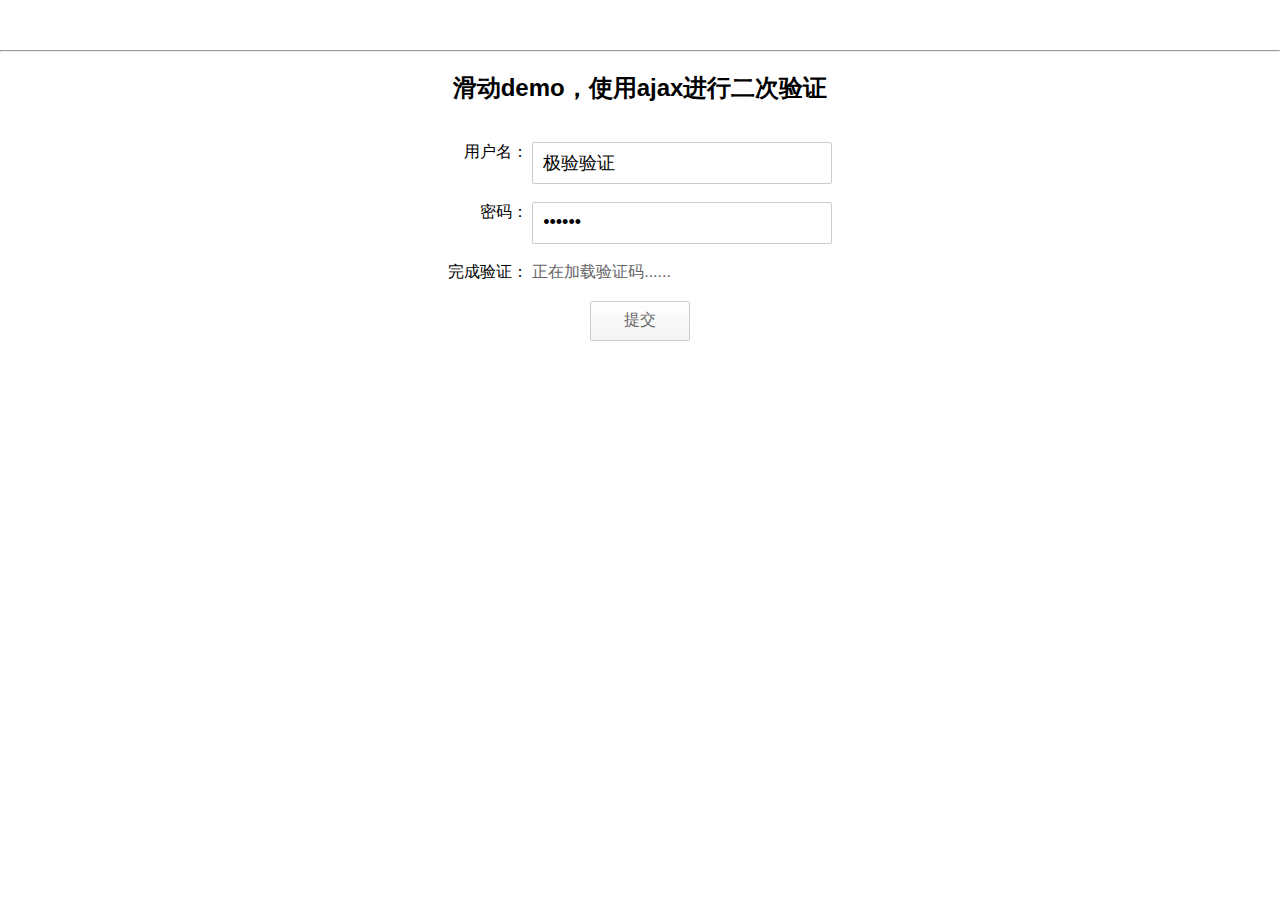
<file: temp/a.html>
<!DOCTYPE html>
<html>
<head>
    <meta charset="UTF-8">
    <meta name="viewport" content="width=device-width, initial-scale=1">
    <title>gt-node-sdk-demo</title>
    <style>
        body {
            margin: 50px 0;
            text-align: center;
            font-family: "PingFangSC-Regular", "Open Sans", Arial, "Hiragino Sans GB", "Microsoft YaHei", "STHeiti", "WenQuanYi Micro Hei", SimSun, sans-serif;
        }
        .inp {
            border: 1px solid #cccccc;
            border-radius: 2px;
            padding: 0 10px;
            width: 278px;
            height: 40px;
            font-size: 18px;
        }
        .btn {
            border: 1px solid #cccccc;
            border-radius: 2px;
            width: 100px;
            height: 40px;
            font-size: 16px;
            color: #666;
            cursor: pointer;
            background: white linear-gradient(180deg, #ffffff 0%, #f3f3f3 100%);
        }
        .btn:hover {
            background: white linear-gradient(0deg, #ffffff 0%, #f3f3f3 100%)
        }
        #captcha1,
        #captcha2 {
            width: 300px;
            display: inline-block;
        }
        .show {
            display: block;
        }
        .hide {
            display: none;
        }
        #notice1,
        #notice2 {
            color: red;
        }
        label {
            vertical-align: top;
            display: inline-block;
            width: 80px;
            text-align: right;
        }
        #wait1, #wait2 {
            text-align: left;
            color: #666;
            margin: 0;
        }
    </style>
</head>
<body>
<!--<h1>极验验证SDKDemo</h1>-->
<!--<hr>-->
<!--<form action="localhost:9000/gt/ajax-validate1" method="post">-->
    <!--<h2>大图点击Demo，使用表单进行二次验证</h2>-->
    <!--<br>-->
    <!--<div>-->
        <!--<label for="username1">用户名：</label>-->
        <!--<input class="inp" id="username1" type="text" value="极验验证">-->
    <!--</div>-->
    <!--<br>-->
    <!--<div>-->
        <!--<label for="password1">密码：</label>-->
        <!--<input class="inp" id="password1" type="password" value="123456">-->
    <!--</div>-->
    <!--<br>-->
    <!--<div>-->
        <!--<label>完成验证：</label>-->
        <!--<div id="captcha1">-->
            <!--<p id="wait1" class="show">正在加载验证码......</p>-->
        <!--</div>-->
    <!--</div>-->
    <!--<br>-->
    <!--<p id="notice1" class="hide">请先完成验证</p>-->
    <!--<input class="btn" id="submit1" type="submit" value="提交">-->
<!--</form>-->

<!--&lt;!&ndash; 注意，验证码本身是不需要 jquery 库，此处使用 jquery 仅为了在 demo 使用，减少代码量 &ndash;&gt;-->
<script src="http://apps.bdimg.com/libs/jquery/1.9.1/jquery.js"></script>

<!--&lt;!&ndash; 引入 gt.js，既可以使用其中提供的 initGeetest 初始化函数 &ndash;&gt;-->
<script src="gt.js"></script>

<!--<script>-->
    <!--var handler1 = function (captchaObj) {-->
        <!--$("#submit1").click(function (e) {-->
            <!--var result = captchaObj.getValidate();-->
            <!--if (!result) {-->
                <!--$("#notice1").show();-->
                <!--setTimeout(function () {-->
                    <!--$("#notice1").hide();-->
                <!--}, 2000);-->
                <!--e.preventDefault();-->
            <!--}-->
        <!--});-->
        <!--// 将验证码加到id为captcha的元素里，同时会有三个input的值用于表单提交-->
        <!--captchaObj.appendTo("#captcha1");-->
        <!--captchaObj.onReady(function () {-->
            <!--$("#wait1").hide();-->
        <!--});-->
        <!--// 更多接口参考：http://www.geetest.com/install/sections/idx-client-sdk.html-->
    <!--};-->
    <!--$.ajax({-->
        <!--url: "http://localhost:9000/gt/register1?t=" + (new Date()).getTime(), // 加随机数防止缓存-->
        <!--type: "get",-->
        <!--dataType: "json",-->
        <!--success: function (data) {-->
            <!--// 调用 initGeetest 初始化参数-->
            <!--// 参数1：配置参数-->
            <!--// 参数2：回调，回调的第一个参数验证码对象，之后可以使用它调用相应的接口-->
            <!--initGeetest({-->
                <!--gt: data.gt,-->
                <!--challenge: data.challenge,-->
                <!--new_captcha: data.new_captcha, // 用于宕机时表示是新验证码的宕机-->
                <!--offline: !data.success, // 表示用户后台检测极验服务器是否宕机，一般不需要关注-->
                <!--product: "float", // 产品形式，包括：float，popup-->
                <!--width: "100%"-->
                <!--// 更多配置参数请参见：http://www.geetest.com/install/sections/idx-client-sdk.html#config-->
            <!--}, handler1);-->
        <!--}-->
    <!--});-->
<!--</script>-->
<!--<br><br>-->
<hr>
<form>
    <h2>滑动demo，使用ajax进行二次验证</h2>
    <br>
    <div>
        <label for="username2">用户名：</label>
        <input class="inp" id="username2" type="text" value="极验验证">
    </div>
    <br>
    <div>
        <label for="password2">密码：</label>
        <input class="inp" id="password2" type="password" value="123456">
    </div>
    <br>
    <div>
        <label>完成验证：</label>
        <div id="captcha2">
            <p id="wait2" class="show">正在加载验证码......</p>
        </div>
    </div>
    <br>
    <p id="notice2" class="hide">请先完成验证</p>
    <input class="btn" id="submit2" type="submit" value="提交">
</form>
<script>
    var handler2 = function (captchaObj) {
        $("#submit2").click(function (e) {
            var result = captchaObj.getValidate();
            if (!result) {
                $("#notice2").show();
                setTimeout(function () {
                    $("#notice2").hide();
                }, 2000);
            } else {
                $.ajax({
                    url: 'http://localhost:8711/user/api/v1/userController/login',
                    type: 'POST',
                    dataType: 'json',
                    data: {
                        username: $('#username2').val(),
                        password: $('#password2').val(),
                        geetest_challenge: result.geetest_challenge,
                        geetest_validate: result.geetest_validate,
                        geetest_seccode: result.geetest_seccode
                    },
                    success: function (data) {
                        alert(data.data);
                        if (data.data === '1') {
                            alert('登录成功');
                        } else if (data.data === '0') {
                            alert('登录失败');
                        }
                    }
                })
            }
            e.preventDefault();
        });
        // 将验证码加到id为captcha的元素里，同时会有三个input的值用于表单提交
        captchaObj.appendTo("#captcha2");
        captchaObj.onReady(function () {
            $("#wait2").hide();
        });
        // 更多接口参考：http://www.geetest.com/install/sections/idx-client-sdk.html
    };
    $.ajax({
        url: "http://localhost:8711/user/api/v1/userController/getregister?t=" + (new Date()).getTime(), // 加随机数防止缓存
        type: "get",
        dataType: "json",
        success: function (data) {
            // 调用 initGeetest 初始化参数
            // 参数1：配置参数
            // 参数2：回调，回调的第一个参数验证码对象，之后可以使用它调用相应的接口
            initGeetest({
                gt: data.gt,
                challenge: data.challenge,
                new_captcha: data.new_captcha, // 用于宕机时表示是新验证码的宕机
                offline: !data.success, // 表示用户后台检测极验服务器是否宕机，一般不需要关注
                product: "popup", // 产品形式，包括：float，popup
                width: "100%"
                // 更多配置参数请参见：http://www.geetest.com/install/sections/idx-client-sdk.html#config
            }, handler2);
        }
    });
</script>
</body>
</html>
</file>
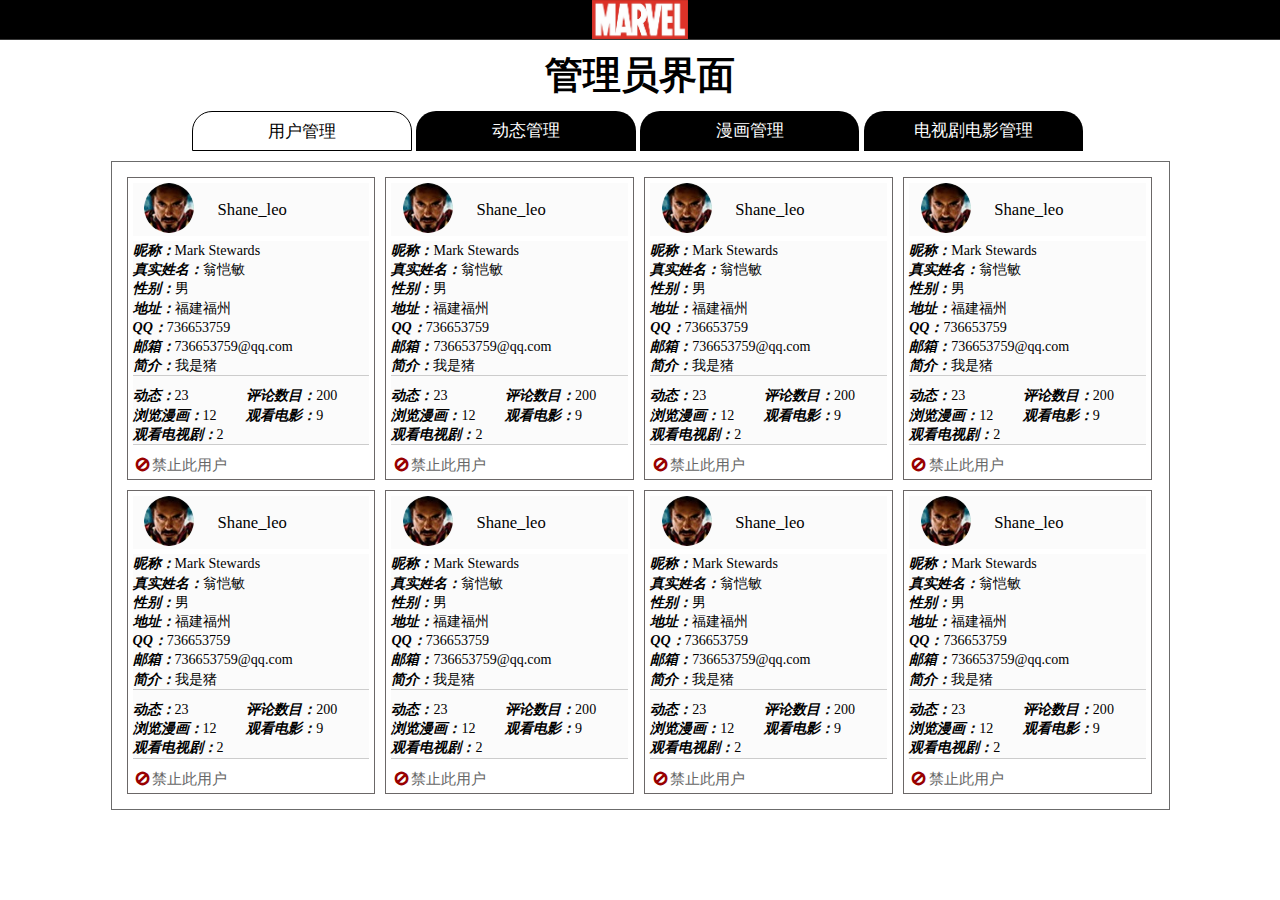
<file: pages/Adam/管理员界面.html>
<!DOCTYPE html>
<html lang="en">
<head>
    <meta charset="UTF-8">
    <title>Adm</title>
    <link rel="stylesheet" href="css/tools.css">
    <link rel="stylesheet" href="css/adm.css">
    <script src="js/jquery-3.3.1.min.js"></script>
    <link rel="stylesheet" href="font-awesome.css/font-awesome.css">
    <script src="js/adm.js"></script>
</head>
<body>
<header id="header">
    <div class="top_main">
        <a href="../../index.html" class="LOGO"><img src="images/LOGO.jpg" alt=""></a>
    </div>
</header>
<div class="adm_container">
    <div class="adm_title">
        <h1>管理员界面</h1>
    </div>
    <div class="adm_lists">
        <ul id="admLists">
            <li class="active">用户管理</li>
            <li>动态管理</li>
            <li>漫画管理</li>
            <li>电视剧电影管理</li>
        </ul>
    </div>
    <div class="adm_section">
        <div class="adm_users adm_main adm_active">
            <div class="users_info">
                <div class="usersInfo_content">
                    <div class="users_imgName">
                       <div class="users_imgName_container">
                           <img src="images/video_pic60.jpg" alt="">
                           <span>Shane_leo</span>
                       </div>
                    </div>
                    <div class="users_detail">
                        <ul class="users_detail_one">
                            <li><i>昵称：</i><span>Mark Stewards</span></li>
                            <li><i>真实姓名：</i><span>翁恺敏</span></li>
                            <li><i>性别：</i><span>男</span></li>
                            <li><i>地址：</i><span>福建福州</span></li>
                            <li><i>QQ：</i><span>736653759</span></li>
                            <li><i>邮箱：</i><span>736653759@qq.com</span></li>
                            <li><i>简介：</i><span>我是猪</span></li>
                        </ul>
                        <ul class="users_detail_two">
                            <li><i>动态：</i><span>23</span></li>
                            <li><i>评论数目：</i><span>200</span></li>
                            <li><i>浏览漫画：</i><span>12</span></li>
                            <li><i>观看电影：</i><span>9</span></li>
                            <li><i>观看电视剧：</i><span>2</span></li>
                        </ul>
                    </div>
                    <div class="users_right">
                        <ul>
                            <li class="ban"><a href="javascript:;"><i class="fa fa-fw fa-ban"></i>禁止此用户</a></li>
                        </ul>

                    </div>
                </div>
                <div class="usersInfo_content">
                    <div class="users_imgName">
                        <div class="users_imgName_container">
                            <img src="images/video_pic60.jpg" alt="">
                            <span>Shane_leo</span>
                        </div>
                    </div>
                    <div class="users_detail">
                        <ul class="users_detail_one">
                            <li><i>昵称：</i><span>Mark Stewards</span></li>
                            <li><i>真实姓名：</i><span>翁恺敏</span></li>
                            <li><i>性别：</i><span>男</span></li>
                            <li><i>地址：</i><span>福建福州</span></li>
                            <li><i>QQ：</i><span>736653759</span></li>
                            <li><i>邮箱：</i><span>736653759@qq.com</span></li>
                            <li><i>简介：</i><span>我是猪</span></li>
                        </ul>
                        <ul class="users_detail_two">
                            <li><i>动态：</i><span>23</span></li>
                            <li><i>评论数目：</i><span>200</span></li>
                            <li><i>浏览漫画：</i><span>12</span></li>
                            <li><i>观看电影：</i><span>9</span></li>
                            <li><i>观看电视剧：</i><span>2</span></li>
                        </ul>
                    </div>
                    <div class="users_right">
                        <ul>
                            <li class="ban"><a href="javascript:;"><i class="fa fa-fw fa-ban"></i>禁止此用户</a></li>
                        </ul>
                    </div>
                </div>
                <div class="usersInfo_content">
                    <div class="users_imgName">
                        <div class="users_imgName_container">
                            <img src="images/video_pic60.jpg" alt="">
                            <span>Shane_leo</span>
                        </div>
                    </div>
                    <div class="users_detail">
                        <ul class="users_detail_one">
                            <li><i>昵称：</i><span>Mark Stewards</span></li>
                            <li><i>真实姓名：</i><span>翁恺敏</span></li>
                            <li><i>性别：</i><span>男</span></li>
                            <li><i>地址：</i><span>福建福州</span></li>
                            <li><i>QQ：</i><span>736653759</span></li>
                            <li><i>邮箱：</i><span>736653759@qq.com</span></li>
                            <li><i>简介：</i><span>我是猪</span></li>
                        </ul>
                        <ul class="users_detail_two">
                            <li><i>动态：</i><span>23</span></li>
                            <li><i>评论数目：</i><span>200</span></li>
                            <li><i>浏览漫画：</i><span>12</span></li>
                            <li><i>观看电影：</i><span>9</span></li>
                            <li><i>观看电视剧：</i><span>2</span></li>
                        </ul>
                    </div>
                    <div class="users_right">
                        <ul>
                            <li class="ban"><a href="javascript:;"><i class="fa fa-fw fa-ban"></i>禁止此用户</a></li>
                        </ul>
                    </div>
                </div>
                <div class="usersInfo_content">
                    <div class="users_imgName">
                        <div class="users_imgName_container">
                            <img src="images/video_pic60.jpg" alt="">
                            <span>Shane_leo</span>
                        </div>
                    </div>
                    <div class="users_detail">
                        <ul class="users_detail_one">
                            <li><i>昵称：</i><span>Mark Stewards</span></li>
                            <li><i>真实姓名：</i><span>翁恺敏</span></li>
                            <li><i>性别：</i><span>男</span></li>
                            <li><i>地址：</i><span>福建福州</span></li>
                            <li><i>QQ：</i><span>736653759</span></li>
                            <li><i>邮箱：</i><span>736653759@qq.com</span></li>
                            <li><i>简介：</i><span>我是猪</span></li>
                        </ul>
                        <ul class="users_detail_two">
                            <li><i>动态：</i><span>23</span></li>
                            <li><i>评论数目：</i><span>200</span></li>
                            <li><i>浏览漫画：</i><span>12</span></li>
                            <li><i>观看电影：</i><span>9</span></li>
                            <li><i>观看电视剧：</i><span>2</span></li>
                        </ul>
                    </div>
                    <div class="users_right">
                        <ul>
                            <li class="ban"><a href="javascript:;"><i class="fa fa-fw fa-ban"></i>禁止此用户</a></li>
                        </ul>
                    </div>
                </div>
                <div class="usersInfo_content">
                    <div class="users_imgName">
                        <div class="users_imgName_container">
                            <img src="images/video_pic60.jpg" alt="">
                            <span>Shane_leo</span>
                        </div>
                    </div>
                    <div class="users_detail">
                        <ul class="users_detail_one">
                            <li><i>昵称：</i><span>Mark Stewards</span></li>
                            <li><i>真实姓名：</i><span>翁恺敏</span></li>
                            <li><i>性别：</i><span>男</span></li>
                            <li><i>地址：</i><span>福建福州</span></li>
                            <li><i>QQ：</i><span>736653759</span></li>
                            <li><i>邮箱：</i><span>736653759@qq.com</span></li>
                            <li><i>简介：</i><span>我是猪</span></li>
                        </ul>
                        <ul class="users_detail_two">
                            <li><i>动态：</i><span>23</span></li>
                            <li><i>评论数目：</i><span>200</span></li>
                            <li><i>浏览漫画：</i><span>12</span></li>
                            <li><i>观看电影：</i><span>9</span></li>
                            <li><i>观看电视剧：</i><span>2</span></li>
                        </ul>
                    </div>
                    <div class="users_right">
                        <ul>
                            <li class="ban"><a href="javascript:;"><i class="fa fa-fw fa-ban"></i>禁止此用户</a></li>
                        </ul>
                    </div>
                </div>
                <div class="usersInfo_content">
                    <div class="users_imgName">
                        <div class="users_imgName_container">
                            <img src="images/video_pic60.jpg" alt="">
                            <span>Shane_leo</span>
                        </div>
                    </div>
                    <div class="users_detail">
                        <ul class="users_detail_one">
                            <li><i>昵称：</i><span>Mark Stewards</span></li>
                            <li><i>真实姓名：</i><span>翁恺敏</span></li>
                            <li><i>性别：</i><span>男</span></li>
                            <li><i>地址：</i><span>福建福州</span></li>
                            <li><i>QQ：</i><span>736653759</span></li>
                            <li><i>邮箱：</i><span>736653759@qq.com</span></li>
                            <li><i>简介：</i><span>我是猪</span></li>
                        </ul>
                        <ul class="users_detail_two">
                            <li><i>动态：</i><span>23</span></li>
                            <li><i>评论数目：</i><span>200</span></li>
                            <li><i>浏览漫画：</i><span>12</span></li>
                            <li><i>观看电影：</i><span>9</span></li>
                            <li><i>观看电视剧：</i><span>2</span></li>
                        </ul>
                    </div>
                    <div class="users_right">
                        <ul>
                            <li class="ban"><a href="javascript:;"><i class="fa fa-fw fa-ban"></i>禁止此用户</a></li>
                        </ul>
                    </div>
                </div>
                <div class="usersInfo_content">
                    <div class="users_imgName">
                        <div class="users_imgName_container">
                            <img src="images/video_pic60.jpg" alt="">
                            <span>Shane_leo</span>
                        </div>
                    </div>
                    <div class="users_detail">
                        <ul class="users_detail_one">
                            <li><i>昵称：</i><span>Mark Stewards</span></li>
                            <li><i>真实姓名：</i><span>翁恺敏</span></li>
                            <li><i>性别：</i><span>男</span></li>
                            <li><i>地址：</i><span>福建福州</span></li>
                            <li><i>QQ：</i><span>736653759</span></li>
                            <li><i>邮箱：</i><span>736653759@qq.com</span></li>
                            <li><i>简介：</i><span>我是猪</span></li>
                        </ul>
                        <ul class="users_detail_two">
                            <li><i>动态：</i><span>23</span></li>
                            <li><i>评论数目：</i><span>200</span></li>
                            <li><i>浏览漫画：</i><span>12</span></li>
                            <li><i>观看电影：</i><span>9</span></li>
                            <li><i>观看电视剧：</i><span>2</span></li>
                        </ul>
                    </div>
                    <div class="users_right">
                        <ul>
                            <li class="ban"><a href="javascript:;"><i class="fa fa-fw fa-ban"></i>禁止此用户</a></li>
                        </ul>
                    </div>
                </div>
                <div class="usersInfo_content">
                    <div class="users_imgName">
                        <div class="users_imgName_container">
                            <img src="images/video_pic60.jpg" alt="">
                            <span>Shane_leo</span>
                        </div>
                    </div>
                    <div class="users_detail">
                        <ul class="users_detail_one">
                            <li><i>昵称：</i><span>Mark Stewards</span></li>
                            <li><i>真实姓名：</i><span>翁恺敏</span></li>
                            <li><i>性别：</i><span>男</span></li>
                            <li><i>地址：</i><span>福建福州</span></li>
                            <li><i>QQ：</i><span>736653759</span></li>
                            <li><i>邮箱：</i><span>736653759@qq.com</span></li>
                            <li><i>简介：</i><span>我是猪</span></li>
                        </ul>
                        <ul class="users_detail_two">
                            <li><i>动态：</i><span>23</span></li>
                            <li><i>评论数目：</i><span>200</span></li>
                            <li><i>浏览漫画：</i><span>12</span></li>
                            <li><i>观看电影：</i><span>9</span></li>
                            <li><i>观看电视剧：</i><span>2</span></li>
                        </ul>
                    </div>
                    <div class="users_right">
                        <ul>
                            <li class="ban"><a href="javascript:;"><i class="fa fa-fw fa-ban"></i>禁止此用户</a></li>
                        </ul>
                    </div>
                </div>

            </div>
        </div>
        <div class="adm_forum adm_main">
            <div class="forum_content">
                <div class="per_message">
                    <p>我是猪我是猪我是猪我是猪我是猪我是猪我是猪我是猪我是猪我是猪我是猪我是猪</p>
                    <div class="message_detail">
                        <i>点赞：</i><span>31</span>
                        <i>评论：</i><span>5</span>
                    </div>
                    <div class="message_person">
                        <i>发布人：</i><span>Shane leo</span>
                    </div>
                </div>
                <div class="per_message">
                    <p>我是猪我是猪我是猪我是猪我是猪我是猪我是猪我是猪我是猪我是猪我是猪我是猪</p>
                    <div class="message_detail">
                        <i>点赞：</i><span>31</span>
                        <i>评论：</i><span>5</span>
                    </div>
                    <div class="message_person">
                        <i>发布人：</i><span>Shane leo</span>
                    </div>
                </div>
                <div class="per_message">
                    <p>我是猪我是猪我是猪我是猪我是猪我是猪我是猪我是猪我是猪我是猪我是猪我是猪</p>
                    <div class="message_detail">
                        <i>点赞：</i><span>31</span>
                        <i>评论：</i><span>5</span>
                    </div>
                    <div class="message_person">
                        <i>发布人：</i><span>Shane leo</span>
                    </div>
                </div>
                <div class="per_message">
                    <p>我是猪我是猪我是猪我是猪我是猪我是猪我是猪我是猪我是猪我是猪我是猪我是猪</p>
                    <div class="message_detail">
                        <i>点赞：</i><span>31</span>
                        <i>评论：</i><span>5</span>
                    </div>
                    <div class="message_person">
                        <i>发布人：</i><span>Shane leo</span>
                    </div>
                </div>
                <div class="per_message">
                    <p>我是猪我是猪我是猪我是猪我是猪我是猪我是猪我是猪我是猪我是猪我是猪我是猪</p>
                    <div class="message_detail">
                        <i>点赞：</i><span>31</span>
                        <i>评论：</i><span>5</span>
                    </div>
                    <div class="message_person">
                        <i>发布人：</i><span>Shane leo</span>
                    </div>
                </div>
                <div class="per_message">
                    <p>我是猪我是猪我是猪我是猪我是猪我是猪我是猪我是猪我是猪我是猪我是猪我是猪</p>
                    <div class="message_detail">
                        <i>点赞：</i><span>31</span>
                        <i>评论：</i><span>5</span>
                    </div>
                    <div class="message_person">
                        <i>发布人：</i><span>Shane leo</span>
                    </div>
                </div>
                <div class="per_message">
                    <p>我是猪我是猪我是猪我是猪我是猪我是猪我是猪我是猪我是猪我是猪我是猪我是猪</p>
                    <div class="message_detail">
                        <i>点赞：</i><span>31</span>
                        <i>评论：</i><span>5</span>
                    </div>
                    <div class="message_person">
                        <i>发布人：</i><span>Shane leo</span>
                    </div>
                </div>
                <div class="per_message">
                    <p>我是猪我是猪我是猪我是猪我是猪我是猪我是猪我是猪我是猪我是猪我是猪我是猪</p>
                    <div class="message_detail">
                        <i>点赞：</i><span>31</span>
                        <i>评论：</i><span>5</span>
                    </div>
                    <div class="message_person">
                        <i>发布人：</i><span>Shane leo</span>
                    </div>
                </div>
                <div class="per_message">
                    <p>我是猪我是猪我是猪我是猪我是猪我是猪我是猪我是猪我是猪我是猪我是猪我是猪</p>
                    <div class="message_detail">
                        <i>点赞：</i><span>31</span>
                        <i>评论：</i><span>5</span>
                    </div>
                    <div class="message_person">
                        <i>发布人：</i><span>Shane leo</span>
                    </div>
                </div>
                <div class="per_message">
                    <p>我是猪我是猪我是猪我是猪我是猪我是猪我是猪我是猪我是猪我是猪我是猪我是猪</p>
                    <div class="message_detail">
                        <i>点赞：</i><span>31</span>
                        <i>评论：</i><span>5</span>
                    </div>
                    <div class="message_person">
                        <i>发布人：</i><span>Shane leo</span>
                    </div>
                </div>
                <div class="per_message">
                <p>我是猪我是猪我是猪我是猪我是猪我是猪我是猪我是猪我是猪我是猪我是猪我是猪</p>
                <div class="message_detail">
                    <i>点赞：</i><span>31</span>
                    <i>评论：</i><span>5</span>
                </div>
                <div class="message_person">
                    <i>发布人：</i><span>Shane leo</span>
                </div>
            </div>
                <div class="per_message">
                <p>我是猪我是猪我是猪我是猪我是猪我是猪我是猪我是猪我是猪我是猪我是猪我是猪</p>
                <div class="message_detail">
                    <i>点赞：</i><span>31</span>
                    <i>评论：</i><span>5</span>
                </div>
                <div class="message_person">
                    <i>发布人：</i><span>Shane leo</span>
                </div>
            </div>
                <div class="per_message">
                    <p>我是猪我是猪我是猪我是猪我是猪我是猪我是猪我是猪我是猪我是猪我是猪我是猪</p>
                    <div class="message_detail">
                        <i>点赞：</i><span>31</span>
                        <i>评论：</i><span>5</span>
                    </div>
                    <div class="message_person">
                        <i>发布人：</i><span>Shane leo</span>
                    </div>
                </div>
                <div class="per_message">
                    <p>我是猪我是猪我是猪我是猪我是猪我是猪我是猪我是猪我是猪我是猪我是猪我是猪</p>
                    <div class="message_detail">
                        <i>点赞：</i><span>31</span>
                        <i>评论：</i><span>5</span>
                    </div>
                    <div class="message_person">
                        <i>发布人：</i><span>Shane leo</span>
                    </div>
                </div>
                <div class="per_message">
                    <p>我是猪我是猪我是猪我是猪我是猪我是猪我是猪我是猪我是猪我是猪我是猪我是猪</p>
                    <div class="message_detail">
                        <i>点赞：</i><span>31</span>
                        <i>评论：</i><span>5</span>
                    </div>
                    <div class="message_person">
                        <i>发布人：</i><span>Shane leo</span>
                    </div>
                </div>
                <div class="per_message">
                    <p>我是猪我是猪我是猪我是猪我是猪我是猪我是猪我是猪我是猪我是猪我是猪我是猪</p>
                    <div class="message_detail">
                        <i>点赞：</i><span>31</span>
                        <i>评论：</i><span>5</span>
                    </div>
                    <div class="message_person">
                        <i>发布人：</i><span>Shane leo</span>
                    </div>
                </div>
                <div class="per_message">
                    <p>我是猪我是猪我是猪我是猪我是猪我是猪我是猪我是猪我是猪我是猪我是猪我是猪</p>
                    <div class="message_detail">
                        <i>点赞：</i><span>31</span>
                        <i>评论：</i><span>5</span>
                    </div>
                    <div class="message_person">
                        <i>发布人：</i><span>Shane leo</span>
                    </div>
                </div>
                <div class="per_message">
                    <p>我是猪我是猪我是猪我是猪我是猪我是猪我是猪我是猪我是猪我是猪我是猪我是猪</p>
                    <div class="message_detail">
                        <i>点赞：</i><span>31</span>
                        <i>评论：</i><span>5</span>
                    </div>
                    <div class="message_person">
                        <i>发布人：</i><span>Shane leo</span>
                    </div>
                </div>
                <div class="per_message">
                    <p>我是猪我是猪我是猪我是猪我是猪我是猪我是猪我是猪我是猪我是猪我是猪我是猪</p>
                    <div class="message_detail">
                        <i>点赞：</i><span>31</span>
                        <i>评论：</i><span>5</span>
                    </div>
                    <div class="message_person">
                        <i>发布人：</i><span>Shane leo</span>
                    </div>
                </div>

            </div>
        </div>
        <div class="adm_comic adm_main">
            <div class="comic_content">
                <div class="per_comic">
                    <div class="comic_img">
                        <a href=""><img src="images/1.jpg" alt=""></a>
                    </div>
                    <div class="comic_detail">
                        <div class="detail">
                            <i>名称：</i><span>What If? The Punisher#1</span>
                        </div>
                        <div class="detail"><i>作者：</i><span>Potts,Ramirez</span></div>
                        <div class="detail"><i>评分：</i><span>4</span></div>
                        <div class="detail"><i>浏览量：</i><span>87</span></div>
                        <div class="detail"><i>评论量：</i><span>17</span></div>
                        <div class="detail"><i>简介：</i><p>dsadadsadasdadsadsadsadassadsadsadadssadsadsadsadss</p></div>
                        <div class="comic_control">
                            <i class="fa fa-fw fa-remove"></i>删除漫画
                        </div>
                    </div>
                </div>
                <div class="per_comic">
                    <div class="comic_img">
                        <a href=""><img src="images/1.jpg" alt=""></a>
                    </div>
                    <div class="comic_detail">
                        <div class="detail">
                            <i>名称：</i><span>What If? The Punisher#1</span>
                        </div>
                        <div class="detail"><i>作者：</i><span>Potts,Ramirez</span></div>
                        <div class="detail"><i>评分：</i><span>4</span></div>
                        <div class="detail"><i>浏览量：</i><span>87</span></div>
                        <div class="detail"><i>评论量：</i><span>17</span></div>
                        <div class="detail"><i>简介：</i><p>dsadadsadasdadsadsadsadassadsadsadadssadsadsadsadss</p></div>
                        <div class="comic_control">
                            <i class="fa fa-fw fa-remove"></i>删除漫画
                        </div>
                    </div>
                </div>
                <div class="per_comic">
                    <div class="comic_img">
                        <a href=""><img src="images/1.jpg" alt=""></a>
                    </div>
                    <div class="comic_detail">
                        <div class="detail">
                            <i>名称：</i><span>What If? The Punisher#1</span>
                        </div>
                        <div class="detail"><i>作者：</i><span>Potts,Ramirez</span></div>
                        <div class="detail"><i>评分：</i><span>4</span></div>
                        <div class="detail"><i>浏览量：</i><span>87</span></div>
                        <div class="detail"><i>评论量：</i><span>17</span></div>
                        <div class="detail"><i>简介：</i><p>dsadadsadasdadsadsadsadassadsadsadadssadsadsadsadss</p></div>
                        <div class="comic_control">
                            <i class="fa fa-fw fa-remove"></i>删除漫画
                        </div>
                    </div>
                </div>
                <div class="per_comic">
                    <div class="comic_img">
                        <a href=""><img src="images/1.jpg" alt=""></a>
                    </div>
                    <div class="comic_detail">
                        <div class="detail">
                            <i>名称：</i><span>What If? The Punisher#1</span>
                        </div>
                        <div class="detail"><i>作者：</i><span>Potts,Ramirez</span></div>
                        <div class="detail"><i>评分：</i><span>4</span></div>
                        <div class="detail"><i>浏览量：</i><span>87</span></div>
                        <div class="detail"><i>评论量：</i><span>17</span></div>
                        <div class="detail"><i>简介：</i><p>dsadadsadasdadsadsadsadassadsadsadadssadsadsadsadss</p></div>
                        <div class="comic_control">
                            <i class="fa fa-fw fa-remove"></i>删除漫画
                        </div>
                    </div>
                </div>
                <div class="per_comic">
                    <div class="comic_img">
                        <a href=""><img src="images/1.jpg" alt=""></a>
                    </div>
                    <div class="comic_detail">
                        <div class="detail">
                            <i>名称：</i><span>What If? The Punisher#1</span>
                        </div>
                        <div class="detail"><i>作者：</i><span>Potts,Ramirez</span></div>
                        <div class="detail"><i>评分：</i><span>4</span></div>
                        <div class="detail"><i>浏览量：</i><span>87</span></div>
                        <div class="detail"><i>评论量：</i><span>17</span></div>
                        <div class="detail"><i>简介：</i><p>dsadadsadasdadsadsadsadassadsadsadadssadsadsadsadss</p></div>
                        <div class="comic_control">
                            <i class="fa fa-fw fa-remove"></i>删除漫画
                        </div>
                    </div>
                </div>
                <div class="per_comic">
                    <div class="comic_img">
                        <a href=""><img src="images/1.jpg" alt=""></a>
                    </div>
                    <div class="comic_detail">
                        <div class="detail">
                            <i>名称：</i><span>What If? The Punisher#1</span>
                        </div>
                        <div class="detail"><i>作者：</i><span>Potts,Ramirez</span></div>
                        <div class="detail"><i>评分：</i><span>4</span></div>
                        <div class="detail"><i>浏览量：</i><span>87</span></div>
                        <div class="detail"><i>评论量：</i><span>17</span></div>
                        <div class="detail"><i>简介：</i><p>dsadadsadasdadsadsadsadassadsadsadadssadsadsadsadss</p></div>
                        <div class="comic_control">
                            <i class="fa fa-fw fa-remove"></i>删除漫画
                        </div>
                    </div>
                </div>
                <div class="per_comic">
                    <div class="comic_img">
                        <a href=""><img src="images/1.jpg" alt=""></a>
                    </div>
                    <div class="comic_detail">
                        <div class="detail">
                            <i>名称：</i><span>What If? The Punisher#1</span>
                        </div>
                        <div class="detail"><i>作者：</i><span>Potts,Ramirez</span></div>
                        <div class="detail"><i>评分：</i><span>4</span></div>
                        <div class="detail"><i>浏览量：</i><span>87</span></div>
                        <div class="detail"><i>评论量：</i><span>17</span></div>
                        <div class="detail"><i>简介：</i><p>dsadadsadasdadsadsadsadassadsadsadadssadsadsadsadss</p></div>
                        <div class="comic_control">
                            <i class="fa fa-fw fa-remove"></i>删除漫画
                        </div>
                    </div>
                </div>
                <div class="per_comic">
                    <div class="comic_img">
                        <a href=""><img src="images/1.jpg" alt=""></a>
                    </div>
                    <div class="comic_detail">
                        <div class="detail">
                            <i>名称：</i><span>What If? The Punisher#1</span>
                        </div>
                        <div class="detail"><i>作者：</i><span>Potts,Ramirez</span></div>
                        <div class="detail"><i>评分：</i><span>4</span></div>
                        <div class="detail"><i>浏览量：</i><span>87</span></div>
                        <div class="detail"><i>评论量：</i><span>17</span></div>
                        <div class="detail"><i>简介：</i><p>dsadadsadasdadsadsadsadassadsadsadadssadsadsadsadss</p></div>
                        <div class="comic_control">
                            <i class="fa fa-fw fa-remove"></i>删除漫画
                        </div>
                    </div>
                </div>

            </div>
        </div>
        <div class="adm_video adm_main">
            <div class="adm_movies">
                <div class="admMovie_title">
                    <span>电影</span>
                    <div class="sort">
                        <span id="sortMoviesNum">按浏览量排序</span>
                        <span id="sortMoviesStar">按评分排序</span>
                    </div>
                    <a href="javascript:;" class="back" id="backToS"><i class="fa fa-fw fa-arrow-right"></i>电视剧</a>
                    <script>
                        $("#backToS").click(function () {
                            $(".adm_movies").fadeOut();
                            $(".adm_shows").fadeIn();
                        })
                    </script>
                </div>
                <div class="video_container">
                    <div class="per_video">
                        <div class="video_img">
                            <a href=""><img src="images/复仇者联盟3.jpg" alt="复仇者联盟3"></a>
                        </div>
                        <div class="video_detail">
                            <h5>复仇者联盟3</h5>
                            <div class="more_detail">
                                <div class="detail"><i>评分：</i><span>5</span></div>
                                <div class="detail"><i>评论：</i><span>78</span></div>
                                <div class="detail"><i>浏览数：</i><span>123</span></div>
                                <div class="detail"><i>field：</i><span>#11</span></div>
                                <div class="detail"><i>简介：</i><p>哈哈哈哈或哈哈哈哈哈哈哈哈或或或或或或或或或</p></div>
                            </div>
                            <div class="control_detail">
                                <a href="javascript:;" class="change_info"><i class="fa fa-fw fa-refresh"></i>修改信息</a>
                                <a href="javascript:;" class="delete_movie"><i class="fa fa-fw fa-remove"></i>下架电影</a>
                            </div>
                        </div>
                    </div>
                    <div class="per_video">
                        <div class="video_img">
                            <a href=""><img src="images/复仇者联盟%202.jpg" alt="复仇者联盟2"></a>
                        </div>
                        <div class="video_detail">
                            <h5>复仇者联盟2</h5>
                            <div class="more_detail">
                                <div class="detail"><i>评分：</i><span>5</span></div>
                                <div class="detail"><i>评论：</i><span>78</span></div>
                                <div class="detail"><i>浏览数：</i><span>123</span></div>
                                <div class="detail"><i>field：</i><span>#11</span></div>
                                <div class="detail"><i>简介：</i><p>哈哈哈哈或哈哈哈哈哈哈哈哈或或或或或或或或或</p></div>
                            </div>
                            <div class="control_detail">
                                <a href="javascript:;" class="change_info"><i class="fa fa-fw fa-refresh"></i>修改信息</a>
                                <a href="javascript:;" class="delete_movie"><i class="fa fa-fw fa-remove"></i>下架电影</a>
                            </div>
                        </div>
                    </div>
                    <div class="per_video">
                        <div class="video_img">
                            <a href=""><img src="images/复仇者联盟1.jpg" alt="复仇者联盟1"></a>
                        </div>
                        <div class="video_detail">
                            <h5>复仇者联盟1</h5>
                            <div class="more_detail">
                                <div class="detail"><i>评分：</i><span>5</span></div>
                                <div class="detail"><i>评论：</i><span>78</span></div>
                                <div class="detail"><i>浏览数：</i><span>123</span></div>
                                <div class="detail"><i>field：</i><span>#11</span></div>
                                <div class="detail"><i>简介：</i><p>哈哈哈哈或哈哈哈哈哈哈哈哈或或或或或或或或或</p></div>
                            </div>
                            <div class="control_detail">
                                <a href="javascript:;" class="change_info"><i class="fa fa-fw fa-refresh"></i>修改信息</a>
                                <a href="javascript:;" class="delete_movie"><i class="fa fa-fw fa-remove"></i>下架电影</a>
                            </div>
                        </div>
                    </div>
                    <div class="per_video">
                        <div class="video_img">
                            <a href=""><img src="images/钢铁侠3.jpg" alt="钢铁侠3"></a>
                        </div>
                        <div class="video_detail">
                            <h5>钢铁侠3</h5>
                            <div class="more_detail">
                                <div class="detail"><i>评分：</i><span>5</span></div>
                                <div class="detail"><i>评论：</i><span>78</span></div>
                                <div class="detail"><i>浏览数：</i><span>123</span></div>
                                <div class="detail"><i>field：</i><span>#11</span></div>
                                <div class="detail"><i>简介：</i><p>哈哈哈哈或哈哈哈哈哈哈哈哈或或或或或或或或或</p></div>
                            </div>
                            <div class="control_detail">
                                <a href="javascript:;" class="change_info"><i class="fa fa-fw fa-refresh"></i>修改信息</a>
                                <a href="javascript:;" class="delete_movie"><i class="fa fa-fw fa-remove"></i>下架电影</a>
                            </div>
                        </div>
                    </div>
                    <div class="per_video">
                        <div class="video_img">
                            <a href=""><img src="images/钢铁侠2.jpg" alt="钢铁侠2"></a>
                        </div>
                        <div class="video_detail">
                            <h5>钢铁侠2</h5>
                            <div class="more_detail">
                                <div class="detail"><i>评分：</i><span>5</span></div>
                                <div class="detail"><i>评论：</i><span>78</span></div>
                                <div class="detail"><i>浏览数：</i><span>123</span></div>
                                <div class="detail"><i>field：</i><span>#11</span></div>
                                <div class="detail"><i>简介：</i><p>哈哈哈哈或哈哈哈哈哈哈哈哈或或或或或或或或或</p></div>
                            </div>
                            <div class="control_detail">
                                <a href="javascript:;" class="change_info"><i class="fa fa-fw fa-refresh"></i>修改信息</a>
                                <a href="javascript:;" class="delete_movie"><i class="fa fa-fw fa-remove"></i>下架电影</a>
                            </div>
                        </div>
                    </div>
                    <div class="per_video">
                        <div class="video_img">
                            <a href=""><img src="images/钢铁侠1.jpg" alt="钢铁侠1"></a>
                        </div>
                        <div class="video_detail">
                            <h5>钢铁侠1</h5>
                            <div class="more_detail">
                                <div class="detail"><i>评分：</i><span>5</span></div>
                                <div class="detail"><i>评论：</i><span>78</span></div>
                                <div class="detail"><i>浏览数：</i><span>123</span></div>
                                <div class="detail"><i>field：</i><span>#11</span></div>
                                <div class="detail"><i>简介：</i><p>哈哈哈哈或哈哈哈哈哈哈哈哈或或或或或或或或或</p></div>
                            </div>
                            <div class="control_detail">
                                <a href="javascript:;" class="change_info"><i class="fa fa-fw fa-refresh"></i>修改信息</a>
                                <a href="javascript:;" class="delete_movie"><i class="fa fa-fw fa-remove"></i>下架电影</a>
                            </div>
                        </div>
                    </div>
                    <div class="per_video">
                        <div class="video_img">
                            <a href=""><img src="images/复仇者联盟3.jpg" alt="复仇者联盟3"></a>
                        </div>
                        <div class="video_detail">
                            <h5>复仇者联盟3</h5>
                            <div class="more_detail">
                                <div class="detail"><i>评分：</i><span>5</span></div>
                                <div class="detail"><i>评论：</i><span>78</span></div>
                                <div class="detail"><i>浏览数：</i><span>123</span></div>
                                <div class="detail"><i>field：</i><span>#11</span></div>
                                <div class="detail"><i>简介：</i><p>哈哈哈哈或哈哈哈哈哈哈哈哈或或或或或或或或或</p></div>
                            </div>
                            <div class="control_detail">
                                <a href="javascript:;" class="change_info"><i class="fa fa-fw fa-refresh"></i>修改信息</a>
                                <a href="javascript:;" class="delete_movie"><i class="fa fa-fw fa-remove"></i>下架电影</a>
                            </div>
                        </div>
                    </div>
                    <div class="per_video">
                        <div class="video_img">
                            <a href=""><img src="images/复仇者联盟3.jpg" alt="复仇者联盟3"></a>
                        </div>
                        <div class="video_detail">
                            <h5>复仇者联盟3</h5>
                            <div class="more_detail">
                                <div class="detail"><i>评分：</i><span>5</span></div>
                                <div class="detail"><i>评论：</i><span>78</span></div>
                                <div class="detail"><i>浏览数：</i><span>123</span></div>
                                <div class="detail"><i>field：</i><span>#11</span></div>
                                <div class="detail"><i>简介：</i><p>哈哈哈哈或哈哈哈哈哈哈哈哈或或或或或或或或或</p></div>
                            </div>
                            <div class="control_detail">
                                <a href="javascript:;" class="change_info"><i class="fa fa-fw fa-refresh"></i>修改信息</a>
                                <a href="javascript:;" class="delete_movie"><i class="fa fa-fw fa-remove"></i>下架电影</a>
                            </div>
                        </div>
                    </div>
                    <div class="per_video">
                        <div class="video_img">
                            <a href=""><img src="images/复仇者联盟3.jpg" alt="复仇者联盟3"></a>
                        </div>
                        <div class="video_detail">
                            <h5>复仇者联盟3</h5>
                            <div class="more_detail">
                                <div class="detail"><i>评分：</i><span>5</span></div>
                                <div class="detail"><i>评论：</i><span>78</span></div>
                                <div class="detail"><i>浏览数：</i><span>123</span></div>
                                <div class="detail"><i>field：</i><span>#11</span></div>
                                <div class="detail"><i>简介：</i><p>哈哈哈哈或哈哈哈哈哈哈哈哈或或或或或或或或或</p></div>
                            </div>
                            <div class="control_detail">
                                <a href="javascript:;" class="change_info"><i class="fa fa-fw fa-refresh"></i>修改信息</a>
                                <a href="javascript:;" class="delete_movie"><i class="fa fa-fw fa-remove"></i>下架电影</a>
                            </div>
                        </div>
                    </div>
                    <!--<div class="adm_alert">-->
                        <!--<div class="adm_form">-->
                            <!--<h3>修改电影信息</h3>-->
                            <!--<div class="movie_infoC">-->
                                <!--<form action="">-->
                                    <!--<div class="detail">-->
                                        <!--<i>名称：</i><input type="text" data-role="movie_name">-->
                                    <!--</div>-->
                                    <!--<div class="detail">-->
                                        <!--<i>简介：</i><input type="text" data-role="movie_summery">-->
                                    <!--</div>-->
                                    <!--<div class="detail">-->
                                        <!--<i>field：</i><input type="text" data-role="movie_field">-->
                                    <!--</div>-->
                                <!--</form>-->
                            <!--</div>-->
                            <!--<div class="fd_button">-->
                                <!--<a href="javascript:;" data-role="cancel" class="cancelB">取消</a>-->
                                <!--<a href="javascript:;" data-role="confirm" class="confirmB">确定</a>-->
                            <!--</div>-->
                        <!--</div>-->
                    <!--</div>-->
                </div>
            </div>
            <div class="adm_shows">
                <div class="admMovie_title">
                    <span>漫威延伸剧</span>
                    <div class="sort">
                        <span id="sortVideosNum">按浏览量排序</span>
                        <span id="sortVideosStar">按评分排序</span>
                    </div>
                    <a href="javascript:;" class="back" id="backToM"><i class="fa fa-fw fa-arrow-right"></i>电影</a>
                    <script>
                        $("#backToM").click(function () {
                            $(".adm_movies").fadeIn();
                            $(".adm_shows").fadeOut();
                        })
                    </script>
                </div>
                <div class="video_container">
                    <div class="per_video">
                        <div class="video_img">
                            <a href=""><img src="images/神盾局特工6.jpg" alt="神盾局特工6"></a>
                        </div>
                        <div class="video_detail">
                            <h5>神盾局特工6</h5>
                            <div class="more_detail">
                                <div class="detail"><i>评分：</i><span>5</span></div>
                                <div class="detail"><i>评论：</i><span>78</span></div>
                                <div class="detail"><i>浏览数：</i><span>123</span></div>
                                <div class="detail"><i>field：</i><span>#11</span></div>
                                <div class="detail"><i>简介：</i><p>哈哈哈哈或哈哈哈哈哈哈哈哈或或或或或或或或或</p></div>
                            </div>
                            <div class="control_detail">
                                <a href="javascript:;" class="change_info"><i class="fa fa-fw fa-refresh"></i>修改信息</a>
                                <a href="javascript:;" class="delete_movie"><i class="fa fa-fw fa-remove"></i>下架电影</a>
                            </div>
                        </div>
                    </div>
                    <div class="per_video">
                        <div class="video_img">
                            <a href=""><img src="images/神盾局特工5.jpg" alt="神盾局特工5"></a>
                        </div>
                        <div class="video_detail">
                            <h5>神盾局特工5</h5>
                            <div class="more_detail">
                                <div class="detail"><i>评分：</i><span>5</span></div>
                                <div class="detail"><i>评论：</i><span>78</span></div>
                                <div class="detail"><i>浏览数：</i><span>123</span></div>
                                <div class="detail"><i>field：</i><span>#11</span></div>
                                <div class="detail"><i>简介：</i><p>哈哈哈哈或哈哈哈哈哈哈哈哈或或或或或或或或或</p></div>
                            </div>
                            <div class="control_detail">
                                <a href="javascript:;" class="change_info"><i class="fa fa-fw fa-refresh"></i>修改信息</a>
                                <a href="javascript:;" class="delete_movie"><i class="fa fa-fw fa-remove"></i>下架电影</a>
                            </div>
                        </div>
                    </div>
                    <div class="per_video">
                        <div class="video_img">
                            <a href=""><img src="images/神盾局特工4.jpg" alt="神盾局特工4"></a>
                        </div>
                        <div class="video_detail">
                            <h5>神盾局特工4</h5>
                            <div class="more_detail">
                                <div class="detail"><i>评分：</i><span>5</span></div>
                                <div class="detail"><i>评论：</i><span>78</span></div>
                                <div class="detail"><i>浏览数：</i><span>123</span></div>
                                <div class="detail"><i>field：</i><span>#11</span></div>
                                <div class="detail"><i>简介：</i><p>哈哈哈哈或哈哈哈哈哈哈哈哈或或或或或或或或或</p></div>
                            </div>
                            <div class="control_detail">
                                <a href="javascript:;" class="change_info"><i class="fa fa-fw fa-refresh"></i>修改信息</a>
                                <a href="javascript:;" class="delete_movie"><i class="fa fa-fw fa-remove"></i>下架电影</a>
                            </div>
                        </div>
                    </div>
                    <div class="per_video">
                        <div class="video_img">
                            <a href=""><img src="images/神盾局特工3.jpg" alt="神盾局特工3"></a>
                        </div>
                        <div class="video_detail">
                            <h5>神盾局特工3</h5>
                            <div class="more_detail">
                                <div class="detail"><i>评分：</i><span>5</span></div>
                                <div class="detail"><i>评论：</i><span>78</span></div>
                                <div class="detail"><i>浏览数：</i><span>123</span></div>
                                <div class="detail"><i>field：</i><span>#11</span></div>
                                <div class="detail"><i>简介：</i><p>哈哈哈哈或哈哈哈哈哈哈哈哈或或或或或或或或或</p></div>
                            </div>
                            <div class="control_detail">
                                <a href="javascript:;" class="change_info"><i class="fa fa-fw fa-refresh"></i>修改信息</a>
                                <a href="javascript:;" class="delete_movie"><i class="fa fa-fw fa-remove"></i>下架电影</a>
                            </div>
                        </div>
                    </div>
                    <div class="per_video">
                        <div class="video_img">
                            <a href=""><img src="images/神盾局特工2.jpg" alt="神盾局特工2"></a>
                        </div>
                        <div class="video_detail">
                            <h5>神盾局特工2</h5>
                            <div class="more_detail">
                                <div class="detail"><i>评分：</i><span>5</span></div>
                                <div class="detail"><i>评论：</i><span>78</span></div>
                                <div class="detail"><i>浏览数：</i><span>123</span></div>
                                <div class="detail"><i>field：</i><span>#11</span></div>
                                <div class="detail"><i>简介：</i><p>哈哈哈哈或哈哈哈哈哈哈哈哈或或或或或或或或或</p></div>
                            </div>
                            <div class="control_detail">
                                <a href="javascript:;" class="change_info"><i class="fa fa-fw fa-refresh"></i>修改信息</a>
                                <a href="javascript:;" class="delete_movie"><i class="fa fa-fw fa-remove"></i>下架电影</a>
                            </div>
                        </div>
                    </div>
                    <div class="per_video">
                        <div class="video_img">
                            <a href=""><img src="images/神盾局特工1.jpg" alt="神盾局特工1"></a>
                        </div>
                        <div class="video_detail">
                            <h5>神盾局特工1</h5>
                            <div class="more_detail">
                                <div class="detail"><i>评分：</i><span>5</span></div>
                                <div class="detail"><i>评论：</i><span>78</span></div>
                                <div class="detail"><i>浏览数：</i><span>123</span></div>
                                <div class="detail"><i>field：</i><span>#11</span></div>
                                <div class="detail"><i>简介：</i><p>哈哈哈哈或哈哈哈哈哈哈哈哈或或或或或或或或或</p></div>
                            </div>
                            <div class="control_detail">
                                <a href="javascript:;" class="change_info"><i class="fa fa-fw fa-refresh"></i>修改信息</a>
                                <a href="javascript:;" class="delete_movie"><i class="fa fa-fw fa-remove"></i>下架电影</a>
                            </div>
                        </div>
                    </div>
                </div>
            </div>
        </div>
    </div>
    <!--<div class="alert_info">-->
        <!--<div class="alert_content">-->
            <!--<h3>禁止成功</h3>-->
        <!--</div>-->
    <!--</div>-->

</div>
<script>
    $("#admLists li").each(function (index) {
        var liNode = $(this);
        liNode.click(function () {
            timeoutId = setTimeout(function () {
                $("div.adm_active").removeClass("adm_active");
                $("#admLists li.active").removeClass("active");
                $("div.adm_main").eq(index).addClass("adm_active");
                liNode.addClass("active");
            },200)
        })
    });
</script>
</body>
</html>
</file>
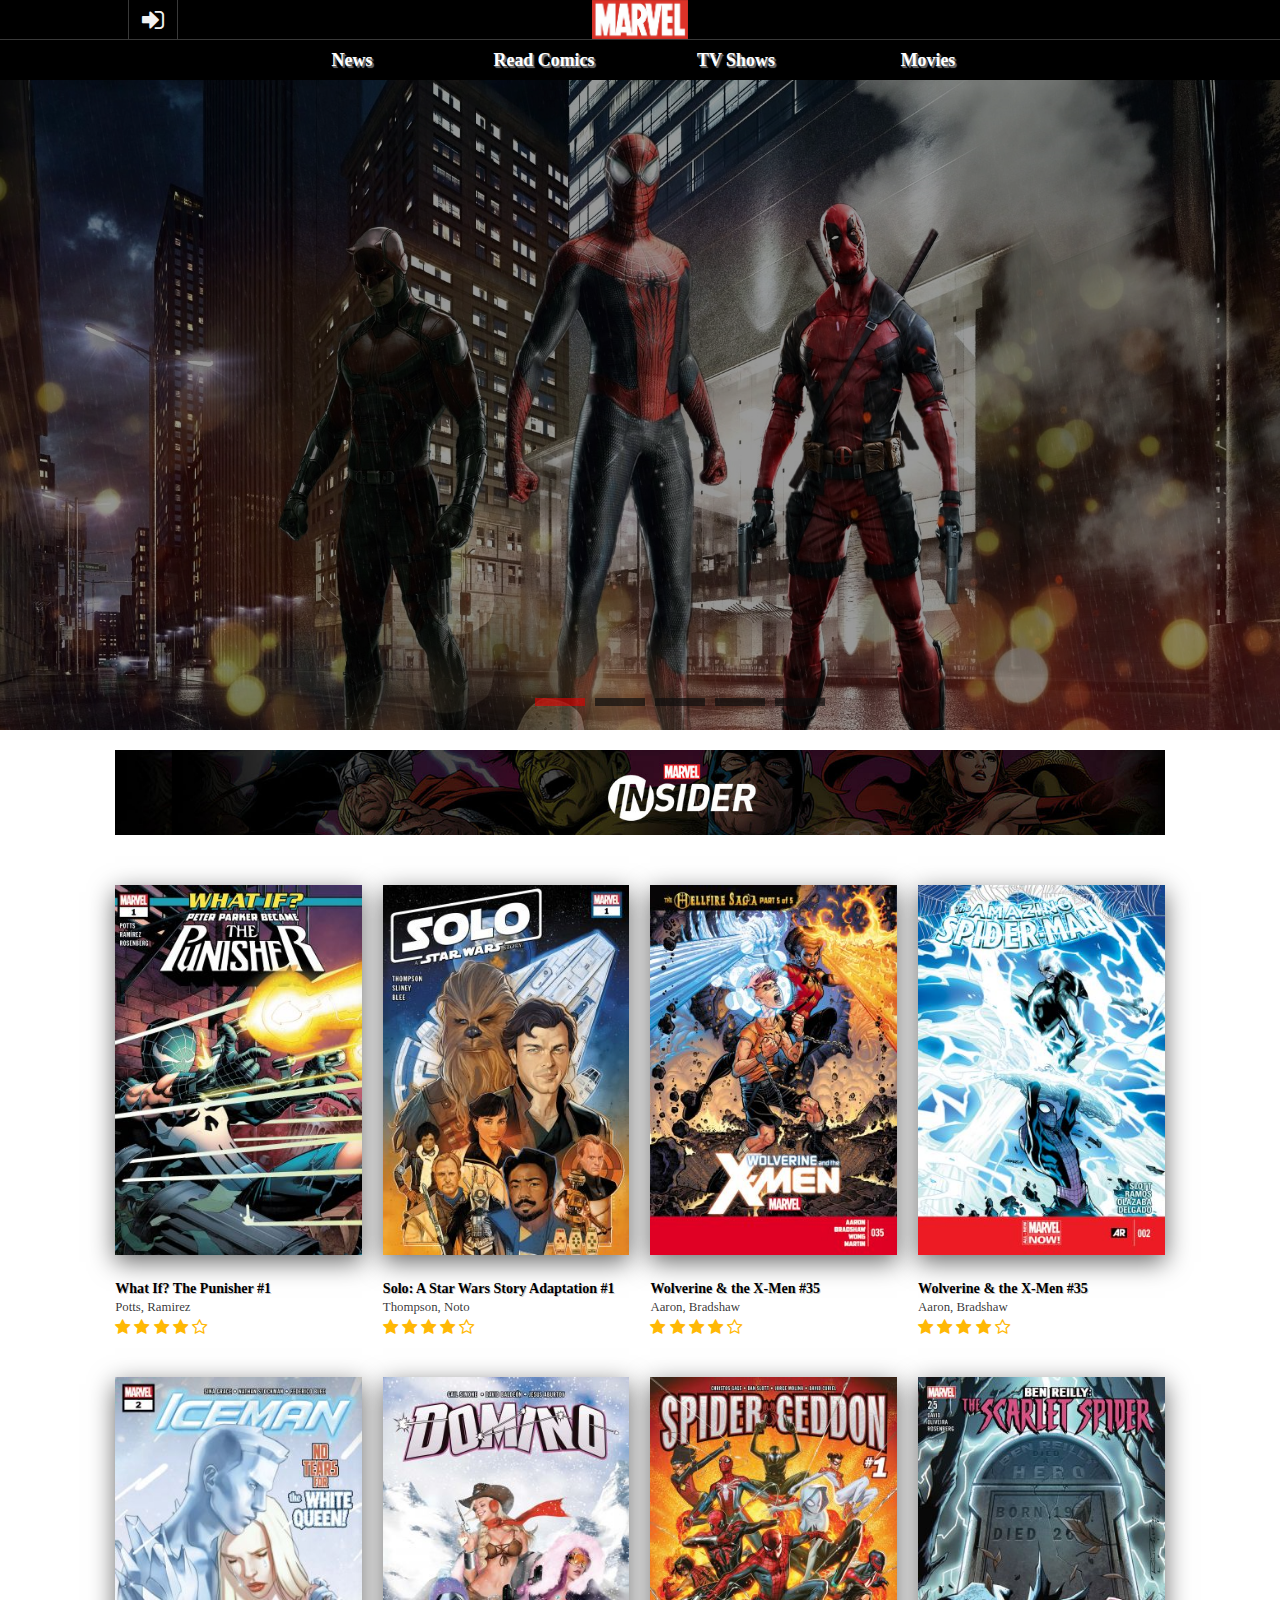
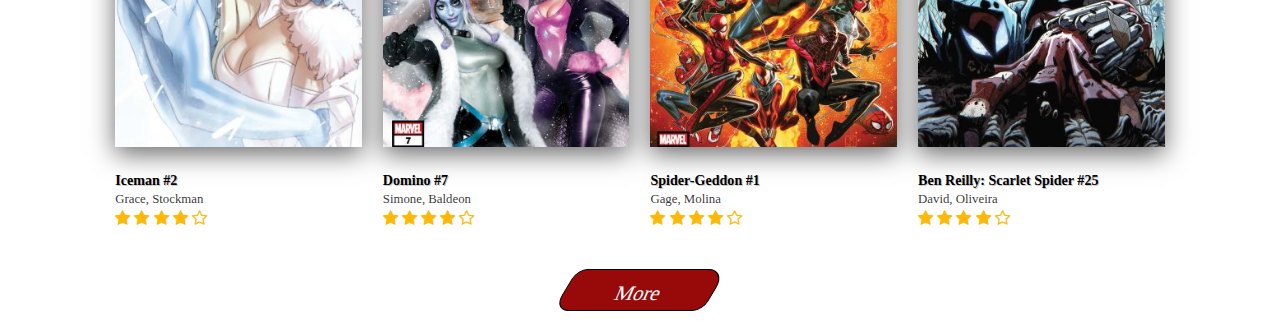
<file: pages/Comic/Comic.html>
<!DOCTYPE html>
<html lang="en">
<head>
    <meta charset="UTF-8">
    <title>Title</title>
    <link rel="stylesheet" href="CSS/comic.css">
    <link rel="stylesheet" href="CSS/tools.css">
    <link rel="stylesheet" href="font-awesome.css/font-awesome.css">
    <script src="JS/jquery-3.3.1.min.js"></script>
    <script src="JS/comic.js"></script>
    <style>
        .goTo_top{
            position: fixed;
            width: 60px;
            height: 50px;
            bottom: 40px;
            right: 40px;
            /*display: block;*/
            color: #8a0000;
            font-size: 5rem;
            text-align: center;
            display: none;
        }
    </style>
</head>
<body>
<!--header -->
<header id="header">
    <div class="top_main">
        <div class="sign_in">
            <div class="sign_in_click">
                <i class="fa fa-sign-in fa-fw"></i>
            </div>
            <div class="sign_in_panel" id="sign_in_panel">
                <img src="images/LOGO.jpg" alt="">
                <a href="" class="sign_in_button">SIGN IN</a>
                <a href="" class="create_id">CREATE AN ACCOUNT</a>
            </div>
        </div>
        <a href="../../index.html" class="LOGO"><img src="images/LOGO.jpg" alt=""></a>
    </div>
    <div class="top_guide">
        <ul id="top_guide" class="top_guide_menu">
            <li data-menuanchor="News"><a href="#News">News</a></li>
            <li data-menuanchor="Comics"><a href="#Comics">Read Comics</a></li>
            <li data-menuanchor="TV"><a href="#TV">TV Shows</a></li>
            <li data-menuanchor="Movies"><a href="#Movies">Movies</a></li>
        </ul>
        <div class="top_guide_container">
            <div class="top_guide_content top_guide_active">
                <div class="section News" id="News">
                    <div class="news_title">
                        <span>LASTED</span>
                        <span>NEWS!</span>
                        <span></span>
                    </div>
                    <div class="news_more wrapper">
                        <a href="pages/News/News.html">MORE..</a>
                    </div>
                    <div class="news_lists">
                        <ul >
                            <li>
                                <a href=""><img src="../top_guide_img/news/1.png" alt="" class="effect"></a>
                                <h3>COMICS</h3>
                                <a href="">
                                    <p>This Week in Marvel Visits MoPOP's Marvel Exhibit and Gets a Look at the Creation of Comics</p>
                                </a>
                                <h4>2 Days ago</h4>
                            </li>
                            <li>
                                <a href=""><img src="../top_guide_img/news/2.jpg" alt="" class="effect"></a>
                                <h3 class="hot">MOVIES:Spider Man II</h3>
                                <a href="">
                                    <p>Welcome our new friend——spider man</p>
                                </a>
                                <h4>4 Days ago</h4>
                            </li>
                            <li>
                                <a href=""><img src="../top_guide_img/news/1.png" alt="" class="effect"></a>
                                <h3>COMICS</h3>
                                <a href="">
                                    <p>Bryan Edward Hill Reveals the Tech World of the Upcoming 'What If? X-Men'</p>
                                </a>
                                <h4>2 Days ago</h4>
                            </li>
                            <li>
                                <a href=""><img src="../top_guide_img/news/2.jpg" alt="" class="effect"></a>
                                <h3>COMICS</h3>
                                <a href="">
                                    <p>Bryan Edward Hill Reveals the Tech World of the Upcoming 'What If? X-Men'</p>
                                </a>
                                <h4>A Week ago</h4>
                            </li>
                        </ul>
                    </div>
                </div>
            </div>
            <div class="top_guide_content">
                <div class="section Read_Comics">
                    <div class="comic_read">
                        <ul>
                            <li>
                                <a href="">
                                    <img src="../top_guide_img/comic/comic_book/1.jpg" alt="">
                                    <h3>Fantastic Four</h3>
                                    <span>2018</span>
                                </a>
                            </li>
                            <li>
                                <a href="">
                                    <img src="../top_guide_img/comic/comic_book/2.jpg" alt="">
                                    <h3>Iceman</h3>
                                    <span>2018</span>
                                </a>
                            </li>
                            <li>
                                <a href="">
                                    <img src="../top_guide_img/comic/comic_book/3.jpg" alt="">
                                    <h3>Infinity Wars</h3>
                                    <span>2018</span>
                                </a>
                            </li>
                            <li>
                                <a href="">
                                    <img src="../top_guide_img/comic/comic_book/4.jpg" alt="">
                                    <h3>Star Wars:The Last Jedi Adaptation</h3>
                                    <span>2018</span>
                                </a>
                            </li>
                        </ul>
                    </div>
                    <div class="comic_title">
                        <div class="comic_background"></div>
                        <div class="comic_sub_title">
                            <p>MARVEL UNLIMITED</p>
                            <h3>ENJOY THE COMIC</h3>
                            <a href="../../pages/Comic/Comic.html" target="_blank">READ MORE</a>
                        </div>
                    </div>
                </div>
            </div>
            <div class="top_guide_content">
                <div class="section TV_Shows">
                    <div class="shows_main">
                        <div class="shows_title">
                            <h2>TV SHOWS</h2>
                            <p>EXPLORE THE CHARACTERS AND STORIES THAT SHAPE MARVEL TV!</p>
                            <a href="../../pages/Movies/movie.html#Latest-tv-series" target="_blank">Watch More..</a>
                        </div>
                    </div>
                    <div class="shows_watch">
                        <ul>
                            <li>
                                <a href="">
                                    <img src="../top_guide_img/shows/shows1.jpg" alt="">
                                    <h3>Marvel's Iron Fist I Season 2</h3>
                                    <span>SEP 7.2018</span>
                                </a>
                            </li>
                            <li>
                                <a href="">
                                    <img src="../top_guide_img/shows/shows2.jpg" alt="">
                                    <h3>Marvel's Luke Cage I Season 2</h3>
                                    <span>2018</span>
                                </a>
                            </li>
                            <li>
                                <a href="">
                                    <img src="../top_guide_img/shows/shows3.jpg" alt="">
                                    <h3>Marvel's Jessica Jones I Season 2</h3>
                                    <span>2018</span>
                                </a>
                            </li>
                            <li>
                                <a href="">
                                    <img src="../top_guide_img/shows/shows4.jpg" alt="">
                                    <h3>Marvel's Cloak & Dagger I Season 1</h3>
                                    <span>2018</span>
                                </a>
                            </li>
                            <li>
                                <a href="">
                                    <img src="../top_guide_img/shows/shows6.jpg" alt="">
                                    <h3>Marvel's Iron Fist I Season 2</h3>
                                    <span>SEP 7.2018</span>
                                </a>
                            </li>
                        </ul>
                    </div>
                </div>
            </div>
            <div class="top_guide_content">
                <div class="section Movie_guide">
                    <ul>
                        <li>
                            <a href="">
                                <img src="../top_guide_img/movie/复仇者联盟4.jpg" alt="">
                                <span>复仇者联盟4</span>
                                <div class="movie_detail">
                                    <span>2019</span>
                                    <div class="block-stars">
                                        <ul class="w3l-ratings">
                                            <li><a href="#"><i class="fa fa-star" aria-hidden="true"></i></a></li>
                                            <li><a href="#"><i class="fa fa-star" aria-hidden="true"></i></a></li>
                                            <li><a href="#"><i class="fa fa-star" aria-hidden="true"></i></a></li>
                                            <li><a href="#"><i class="fa fa-star" aria-hidden="true"></i></a></li>
                                            <li><a href="#"><i class="fa fa-star-half-o" aria-hidden="true"></i></a></li>
                                        </ul>
                                    </div>
                                </div>
                            </a>
                        </li>
                        <li>
                            <a href="">
                                <img src="../top_guide_img/movie/复仇者联盟3.jpg" alt="">
                                <span>复仇者联盟3</span>
                                <div class="movie_detail">
                                    <span>2018</span>
                                    <div class="block-stars">
                                        <ul class="w3l-ratings">
                                            <li><a href="#"><i class="fa fa-star" aria-hidden="true"></i></a></li>
                                            <li><a href="#"><i class="fa fa-star" aria-hidden="true"></i></a></li>
                                            <li><a href="#"><i class="fa fa-star" aria-hidden="true"></i></a></li>
                                            <li><a href="#"><i class="fa fa-star" aria-hidden="true"></i></a></li>
                                            <li><a href="#"><i class="fa fa-star-half-o" aria-hidden="true"></i></a></li>
                                        </ul>
                                    </div>
                                </div>
                            </a>
                        </li>
                        <li>
                            <a href="">
                                <img src="../top_guide_img/movie/惊奇队长.jpg" alt="">
                                <span>惊奇队长</span>
                                <div class="movie_detail">
                                    <span>2019</span>
                                    <div class="block-stars">
                                        <ul class="w3l-ratings">
                                            <li><a href="#"><i class="fa fa-star" aria-hidden="true"></i></a></li>
                                            <li><a href="#"><i class="fa fa-star" aria-hidden="true"></i></a></li>
                                            <li><a href="#"><i class="fa fa-star" aria-hidden="true"></i></a></li>
                                            <li><a href="#"><i class="fa fa-star" aria-hidden="true"></i></a></li>
                                            <li><a href="#"><i class="fa fa-star-half-o" aria-hidden="true"></i></a></li>
                                        </ul>
                                    </div>
                                </div>
                            </a>
                        </li>
                        <li>
                            <a href="">
                                <img src="../top_guide_img/movie/蜘蛛侠1.jpg" alt="">
                                <span>蜘蛛侠：返校季</span>
                                <div class="movie_detail">
                                    <span>2018</span>
                                    <div class="block-stars">
                                        <ul class="w3l-ratings">
                                            <li><a href="#"><i class="fa fa-star" aria-hidden="true"></i></a></li>
                                            <li><a href="#"><i class="fa fa-star" aria-hidden="true"></i></a></li>
                                            <li><a href="#"><i class="fa fa-star" aria-hidden="true"></i></a></li>
                                            <li><a href="#"><i class="fa fa-star" aria-hidden="true"></i></a></li>
                                            <li><a href="#"><i class="fa fa-star-half-o" aria-hidden="true"></i></a></li>
                                        </ul>
                                    </div>
                                </div>
                            </a>
                        </li>
                        <li>
                            <a href="">
                                <img src="../top_guide_img/movie/黑豹1.jpeg" alt="">
                                <span>黑豹</span>
                                <div class="movie_detail">
                                    <span>2018</span>
                                    <div class="block-stars">
                                        <ul class="w3l-ratings">
                                            <li><a href="#"><i class="fa fa-star" aria-hidden="true"></i></a></li>
                                            <li><a href="#"><i class="fa fa-star" aria-hidden="true"></i></a></li>
                                            <li><a href="#"><i class="fa fa-star" aria-hidden="true"></i></a></li>
                                            <li><a href="#"><i class="fa fa-star" aria-hidden="true"></i></a></li>
                                            <li><a href="#"><i class="fa fa-star-half-o" aria-hidden="true"></i></a></li>
                                        </ul>
                                    </div>
                                </div>
                            </a>
                        </li>
                    </ul>
                    <a href="">MORE</a>
                </div>
            </div>
        </div>
    </div>

</header>
<script type="text/javascript">
    $(".top_guide").hover(function () {
        $(".top_guide_container").stop().fadeIn();
    },function () {
        $(".top_guide_container").stop().fadeOut();
    });
    $("#top_guide li").each(function (index) {
        var liNode= $(this);
        liNode.hover(function () {
            console.log(liNode);
            timeoutId = setTimeout(function () {
                $(".top_guide_content.top_guide_active").removeClass("top_guide_active");
                $(".top_guide_content").eq(index).addClass("top_guide_active");
            })
        })
    })
</script>
<!--header end!!-->
    <div class="comic_slider">
        <div class="comic_content_shadow">
            <ul class="comic_slide_hover">
            </ul>
            <div class="btn btn-left"><i class="fa fa-fw fa-chevron-left"></i></div>
            <div class="btn btn-right"><i class="fa fa-fw fa-chevron-right"></i></div>
        </div>
        <ul class="comic_content">
            <li><img src="images/slide0.jpg" alt=""></li>
            <li><img src="images/slide1.jpg" alt=""></li>
            <li><img src="images/slide2.jpg" alt=""></li>
            <li><img src="images/slide3.jpg" alt=""></li>
            <li><img src="images/slide4.jpg" alt=""></li>
        </ul>
    </div>
    <!--漫画部分开始-->
    <!--标题-->
    <div class="comic_container_title"></div>
    <div class="comic_container">
        <ul class="comic_list">
            <li>
                <a href="" ><img class="shadow" src="images/1.jpg" alt=""></a>
                <span>What If? The Punisher #1</span>
                <span>Potts, Ramirez</span>
                <div class="comic_score">
                    <ul>
                        <li><a href="#"><i class="fa fa-star" aria-hidden="true"></i></a></li>
                        <li><a href="#"><i class="fa fa-star" aria-hidden="true"></i></a></li>
                        <li><a href="#"><i class="fa fa-star" aria-hidden="true"></i></a></li>
                        <li><a href="#"><i class="fa fa-star" aria-hidden="true"></i></a></li>
                        <li><a href="#"><i class="fa fa-star-o" aria-hidden="true"></i></a></li>
                    </ul>
                </div>
            </li>
            <li>
                <a href=""><img  class="shadow" src="images/2.jpg" alt=""></a>
                <span>Solo: A Star Wars Story Adaptation #1</span>
                <span>Thompson, Noto</span>
                <div class="comic_score">
                    <ul>
                        <li><a href="#"><i class="fa fa-star" aria-hidden="true"></i></a></li>
                        <li><a href="#"><i class="fa fa-star" aria-hidden="true"></i></a></li>
                        <li><a href="#"><i class="fa fa-star" aria-hidden="true"></i></a></li>
                        <li><a href="#"><i class="fa fa-star" aria-hidden="true"></i></a></li>
                        <li><a href="#"><i class="fa fa-star-o" aria-hidden="true"></i></a></li>
                    </ul>
                </div>
            </li>
            <li>
                <a href=""><img class="shadow" src="images/3.jpg" alt=""></a>
                <span>Wolverine & the X-Men #35</span>
                <span>Aaron, Bradshaw</span>
                <div class="comic_score">
                    <ul>
                        <li><a href="#"><i class="fa fa-star" aria-hidden="true"></i></a></li>
                        <li><a href="#"><i class="fa fa-star" aria-hidden="true"></i></a></li>
                        <li><a href="#"><i class="fa fa-star" aria-hidden="true"></i></a></li>
                        <li><a href="#"><i class="fa fa-star" aria-hidden="true"></i></a></li>
                        <li><a href="#"><i class="fa fa-star-o" aria-hidden="true"></i></a></li>
                    </ul>
                </div>
            </li>
            <li>
                <a href=""><img class="shadow" src="images/4.jpg" alt=""></a>
                <span>Wolverine & the X-Men #35</span>
                <span>Aaron, Bradshaw</span>
                <div class="comic_score">
                    <ul>
                        <li><a href="#"><i class="fa fa-star" aria-hidden="true"></i></a></li>
                        <li><a href="#"><i class="fa fa-star" aria-hidden="true"></i></a></li>
                        <li><a href="#"><i class="fa fa-star" aria-hidden="true"></i></a></li>
                        <li><a href="#"><i class="fa fa-star" aria-hidden="true"></i></a></li>
                        <li><a href="#"><i class="fa fa-star-o" aria-hidden="true"></i></a></li>
                    </ul>
                </div>
            </li>
            <li>
                <a href=""><img class="shadow" src="images/5.jpg" alt=""></a>
                <span>Iceman #2</span>
                <span>Grace, Stockman</span>
                <div class="comic_score">
                    <ul>
                        <li><a href="#"><i class="fa fa-star" aria-hidden="true"></i></a></li>
                        <li><a href="#"><i class="fa fa-star" aria-hidden="true"></i></a></li>
                        <li><a href="#"><i class="fa fa-star" aria-hidden="true"></i></a></li>
                        <li><a href="#"><i class="fa fa-star" aria-hidden="true"></i></a></li>
                        <li><a href="#"><i class="fa fa-star-o" aria-hidden="true"></i></a></li>
                    </ul>
                </div>
            </li>
            <li>
                <a href=""><img class="shadow" src="images/6.jpg" alt=""></a>
                <span>Domino #7</span>
                <span>Simone, Baldeon</span>
                <div class="comic_score">
                    <ul>
                        <li><a href="#"><i class="fa fa-star" aria-hidden="true"></i></a></li>
                        <li><a href="#"><i class="fa fa-star" aria-hidden="true"></i></a></li>
                        <li><a href="#"><i class="fa fa-star" aria-hidden="true"></i></a></li>
                        <li><a href="#"><i class="fa fa-star" aria-hidden="true"></i></a></li>
                        <li><a href="#"><i class="fa fa-star-o" aria-hidden="true"></i></a></li>
                    </ul>
                </div>
            </li>
            <li>
                <a href=""><img class="shadow" src="images/7.jpg" alt=""></a>
                <span>Spider-Geddon #1</span>
                <span>Gage, Molina</span>
                <div class="comic_score">
                    <ul>
                        <li><a href="#"><i class="fa fa-star" aria-hidden="true"></i></a></li>
                        <li><a href="#"><i class="fa fa-star" aria-hidden="true"></i></a></li>
                        <li><a href="#"><i class="fa fa-star" aria-hidden="true"></i></a></li>
                        <li><a href="#"><i class="fa fa-star" aria-hidden="true"></i></a></li>
                        <li><a href="#"><i class="fa fa-star-o" aria-hidden="true"></i></a></li>
                    </ul>
                </div>
            </li>
            <li>
                <a href=""><img class="shadow" src="images/8.jpg" alt=""></a>
                <span>Ben Reilly: Scarlet Spider #25</span>
                <span>David, Oliveira</span>
                <div class="comic_score">
                    <ul>
                        <li><a href="#"><i class="fa fa-star" aria-hidden="true"></i></a></li>
                        <li><a href="#"><i class="fa fa-star" aria-hidden="true"></i></a></li>
                        <li><a href="#"><i class="fa fa-star" aria-hidden="true"></i></a></li>
                        <li><a href="#"><i class="fa fa-star" aria-hidden="true"></i></a></li>
                        <li><a href="#"><i class="fa fa-star-o" aria-hidden="true"></i></a></li>
                    </ul>
                </div>
            </li>
        </ul>
        <div class="read_more">
            <span>More</span>
        </div>
    </div>
    <a class="goTo_top" href="javascript:;"><i class="fa fa-fw fa-arrow-circle-up"></i></a>

</body>
</html>
</file>
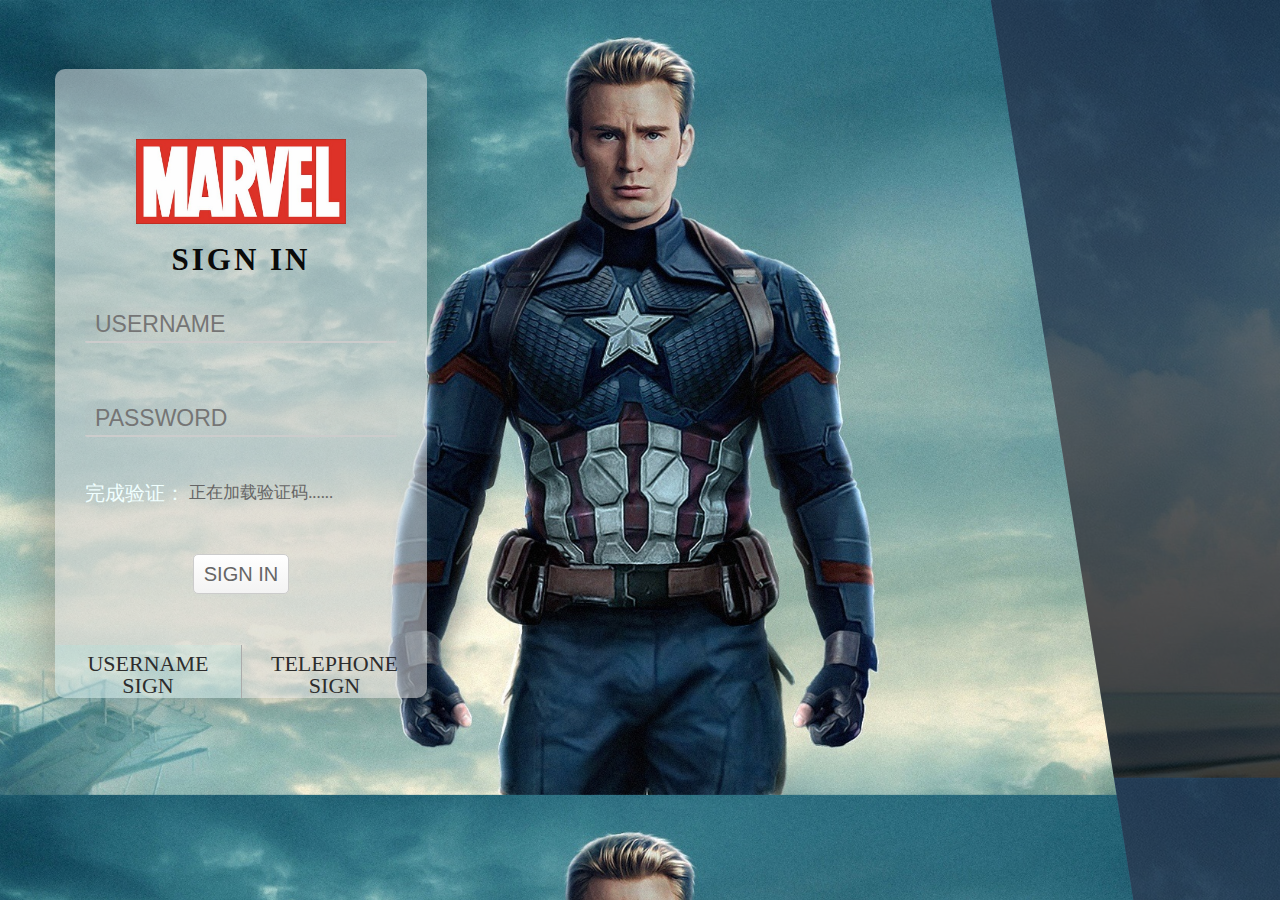
<file: pages/register/register.html>
<!DOCTYPE html>
<html lang="en">
<head>
    <meta charset="UTF-8">
    <title>Title</title>

    <link rel="stylesheet" href="css/tools.css">
    <link rel="stylesheet" href="css/register.css">
    <script src="js/jquery-3.3.1.min.js"></script>
    <script src="js/register.js"></script>
</head>
<body>
    <div class="container_show">
        <div class="sign_in_zoom pull-left">
            <div class="sign_in_now">
                <div class="signInNow_panel pull-left">
                    <div class="first_sign pull-left">
                        <div class="signIn_logo">
                            <img src="images/LOGO.jpg" alt="">
                        </div>
                        <form action="">
                            <h2>SIGN IN</h2>
                            <div>
                                <input class="inp" id="username2" type="text" value="" placeholder="USERNAME">
                            </div>
                            <div>
                                <input class="inp" id="password2" type="password" value="" placeholder="PASSWORD">
                            </div>
                            <div>
                                <label>完成验证：</label>
                                <div id="captcha2">
                                    <p id="wait2" class="show">正在加载验证码......</p>
                                </div>
                            </div>
                            <br>
                            <p id="notice2" class="hide">请先完成验证</p>
                            <input class="btn" id="submit2" type="submit" value="SIGN IN">
                        </form>
                    </div>
                    <div class="second_sign pull-left" style="display: none;">
                        <div class="signIn_logo">
                            <img src="images/LOGO.jpg" alt="">
                        </div>
                        <form action="">
                            <h2>SIGN IN</h2>
                            <div>
                                <input class="inp" id="username1" type="text" value="" placeholder="TELEPHONE NUM">
                            </div>
                            <div>

                                <input class="inp" id="password1" type="password" value="" placeholder="CHECK NUM">
                            </div>
                            <div>
                                <label>完成验证：</label>
                                <div id="captcha1">
                                    <p id="wait1" class="show">正在加载验证码......</p>
                                </div>
                            </div>
                            <br>
                            <p id="notice1" class="hide">请先完成验证</p>
                            <input class="btn" id="submit1" type="submit" value="SIGN IN">
                        </form>
                    </div>
                    <ul>
                        <li id="firstSign" class="active_li">USERNAME SIGN</li>
                        <li id="secondSign">TELEPHONE SIGN</li>
                    </ul>
                </div>
                <div class="sign_in_shadow"></div>
            </div>
        </div>
        <div class="register_zoom pull-left">
            <div class="register_now">
                <div class="registerNow_panel">
                    <div class="signIn_logo" style="margin-top: 0">
                        <img src="images/LOGO.jpg" alt="" style="width: 50%">
                    </div>
                    <form action=" ">
                        <h2>SIGN UP</h2>
                        <div>
                            <input class="inp" id="username3" type="text" value="" placeholder="SIGN USERNAME">
                        </div>
                        <div>
                            <input type="text" class="inp" id="telNum" type="text" placeholder="Telephone Num">
                        </div>
                        <div>
                            <input class="inp" id="password3" type="password" value="" placeholder="PASSWORD">
                        </div>
                        <div>
                            <input class="inp" id="password4" type="password" value="" placeholder="CHECK YOUR PASSWORD">
                        </div>
                        <div>
                            <label>完成验证：</label>
                            <div id="captcha3">
                                <p id="wait3" class="show">正在加载验证码......</p>
                            </div>
                        </div>
                        <p id="notice3" class="hide">请先完成验证</p>
                        <input class="btn" id="submit3" type="submit" value="SIGN UP">
                    </form>
                </div>
                <div class="register_zoom_shadow"></div>
            </div>

        </div>
    </div>
</body>
</html>
</file>
<file: pages/Adam/css/tools.css>
/*页面样式*/
/*基本默认值*/
html{
    font-size: 62.5%;
    color: white;
    -webkit-text-size-adjust: none;
    -o-text-size-adjust: none;
    -moz-text-size-adjust: none;
    -ms-text-size-adjust: none;
    text-size-adjust: none;
    /*overflow: hidden;*/
}
/*选中文字默认值，是否有阴影*/
::selection{
    text-shadow: none;
}

/*工具样式*/
/*自定义居中样式*/
.center-block{
    display: block;
    margin-right: auto;
    margin-left: auto;
}
.pull-right{
    float: right !important;
}
.pull-left{
    float: left !important;
}
.text-right{
    text-align: right !important;
}
.text-left{
    text-align: left !important;
}
.text-center{
    text-align: center !important;
}
.hide{
    display: none !important;
}
.show{
    display: block !important;
}
.invisible{
    visibility: hidden;
}
.text-hide{
    font: 0/0 a;
    color: transparent;
    text-shadow: none;
    background-color: transparent;
    border: 0;
}
/*清除浮动*/
/*.clearfix:after{*/
/*clear: both;*/
/*}*/
.clearfix:after{
    content: ".";
    display: block;
    height: 0;
    clear: both;
    visibility: hidden;
}

/* =================
    第二中清除浮动
   =================*/

/*.clearfix:before,*/
/*.clearfix:after{*/
/*content: ' ';*/
/*display: block;*/
/*}*/

/*
    ===============
     浏览器更新提示
    ===============
*/
.browserupgrade{
    margin: 0;
    padding: 1rem;
    background: #ccc;
}

/*
    ===============
     页面样式设置
    ===============
*/

body{
    margin: 0;
    padding: 0;
    width: 100%;==
    height: 100%;
    font-size: 1.3vw;
    font-family: "Adobe Hebrew";
    color: white;
    line-height: 1.5vw;
    /*overflow: hidden;*/
}
a{
    color: #666;
    text-decoration: none;
}
a:hover,a:active,a:focus{

    text-decoration: none;
    outline: none;
}
*,*:after,*:before{
    -webkit-box-sizing: border-box;
    -o-box-sizing: border-box;
    -ms-box-sizing: border-box;
    -moz-box-sizing: border-box;
    box-sizing: border-box;
}
*:after,*:before{
    display: block;
    content: '';
}
*:after{
    clear: both;
}
/*无序列表样式*/
ul{
    margin: 0;
    padding: 0;
}
li{
    list-style: none;
}
/*盒子曲线阴影样式*/
.effect{
    background:#fff;
    position: relative;
    box-shadow: 0 1px 4px rgba(0,0,0,.3),0 0 30px rgba(0,0,0,.2) inset;
    -webkit-box-shadow:0 1px 4px rgba(0,0,0,.3),0 0 30px rgba(0,0,0,.2) inset;
    -moz-box-shadow:0 20px 4px rgba(0,0,0,.3),0 0 20px rgba(255,0,0,.2) inset ;
    -o-box-shadow: 0 20px 4px rgba(0,0,0,.3),0 0 20px rgba(255,0,0,.2) inset;
}
.effect:before,.effect:after{
    background:#fff;
    content: "";
    position: absolute;
    top: 50%;
    bottom: 1px;
    left: 9px;
    right: 9px;
    -webkit-box-shadow: 0 0 17px rgba(0,0,0,.8);
    box-shadow: 0 0 17px rgba(0,0,0,.8);
    -moz-box-shadow: 0 0 17px rgba(0,0,0,.8);
    -o-box-shadow: 0 0 17px rgba(0,0,0,.8);
    border-radius: 10%/5%;
    z-index: -1;
}
/*折角效果*/
.wrapper::before{
    /*设置折角实现的位置;*/
    position: absolute;
    left:0;
    bottom: 0;
    width:0;
    content:"";
    display: block;
    border: .53rem solid #7201aa;
    border-color:rgba(0, 0, 0, 0.85) rgba(0, 0, 0, 0.85) transparent transparent;
    background-color: #fff; //设置为透明的话,会显示绿底;
    /*设置元素的阴影效果*/
    box-shadow:1px -1px 2px rgba(0, 0, 0, 0.5) ;
}
</file>
<file: pages/Adam/css/adm.css>
/*****
--------------
头部第一层导航
--------------
*****/
header{
    position:relative;
    top: 0;
    z-index: 999999;
    width: 100%;
    height: 4rem;
    background: black;
}

header .top_main{
    width: 100%;
    padding: 0;
    background: rgba(0,0,0,.3);
    border-bottom: 1px solid #393939;
    height: 100%;
    position: relative;
}
/*注册和登陆*/
header .top_main .sign_in,header .top_main .sign_out{
    font-weight: 700;
    height:100%;
    position: absolute;
    left: 10%;
    padding: 0 1%;
    border-left: 1px solid #393939;
    border-right: 1px solid #393939;
    cursor: pointer;
}
header .top_main .sign_in:hover,header .top_main .sign_out:hover{
    background: rgba(0,0,0,.6);
}
header .top_main .sign_in .sign_in_click i,header .top_main .sign_out .sign_out_click i{
    font-size: 2vw;
    line-height: 3rem;
    display: block;
    width: inherit;
    height: inherit;
}
header .sign_in_click,header .sign_out_click{
    width: 100%;
    position: relative;
    line-height: 4rem;
    color: #f1f1f1;
}
header .sign_in_click:hover + .sign_in_panel,header .sign_out_click:hover + .sign_out_panel{
    display: block;
}
header .sign_in_panel:hover,header .sign_out_panel:hover{
    display: block;
}
header .sign_in_panel,header .sign_out_panel{
    position: absolute;
    left: 0;
    top: 100%;
    width: 26rem;
    height: 28rem;
    background: rgba(0,0,0,.6);
    display: none;
    z-index: 9999;
}
header .sign_in_panel img{
    position: absolute;
    top: 10%;
    left: 25.4%;
    height: 18%;
    width: auto;
}
header .sign_out_panel img:first-child{
    position: absolute;
    top: 10%;
    left: 23%;
    height: 23%;
    width: auto;
}
header .sign_out_panel img:nth-of-type(2){
    position: absolute;
    top: 42%;
    left: 22%;
    border-radius: 50%;
    height: 17%;
    width: auto;
}
#person_id{
    position: absolute;
    top: 41%;
    font-size: 1.4vw;
    left: 41%;
}
#person_id:hover{
    color: red;
}
.sign_out_panel span{
    position: absolute;
    bottom: 32%;
    left: 27%;
    font-size: 1vw;
    color: rgba(255,0,0,.9)
}
header .sign_in_panel .sign_in_button{
    display: inline-block;
    background: white;
    border-radius: 2vw;
    color: black;
    position: absolute;
    top: 45%;
    left: 19%;
    width: 58%;
    height: 2.5vw;
    line-height: 2.7vw;
    text-align: center;
    font-size: 1.3vw;
}
header .sign_out_panel .sign_out_button{
    display: inline-block;
    background: white;
    border-radius: 2vw;
    color: black;
    position: absolute;
    top: 70%;
    left: 19%;
    width: 58%;
    height: 2.5vw;
    line-height: 2.7vw;
    text-align: center;
    font-size: 1.3vw;
}
header .sign_in_panel .sign_in_button:hover,header .sign_out_panel .sign_out_button:hover{
    background-color: #cccccc;
}
header .sign_in_panel .create_id{
    display: inline-block;
    background: rgba(0,0,0,1);
    border: 1px solid #cccccc;
    border-radius: 2.5rem;
    color: white;
    position: absolute;
    top: 70%;
    left: 19%;
    width: 58%;
    height: 2.5vw;
    line-height: 2.5vw;
    text-align: center;
    font-size: 1.26rem
}
header .sign_in_panel .create_id:hover{
    border: 1px solid #666666;
}
header .top_main .LOGO{
    display: block;
    height: 100%;
    width: 20%;
    overflow: hidden;
    margin: 0 auto;
}
header .top_main .LOGO img{
    height: 100%;
    margin: 0 auto;
    display: block;
}
header .top_main .search{
    position: absolute;
    right: 10%;
    padding: 0 1rem;
    height: 100%;
    border-right: 1px solid #393939;
    border-left: 1px solid #393939;
    cursor: pointer;
    top: 0;
}
header .top_guide{
    width: 100%;
    padding: 0;
    background: rgba(0,0,0,.3);
    height: 50%;
    border-bottom: 1px solid rgba(0,0,0,.1);
    overflow: hidden;
    margin: auto;
    display: flex;
}
header .top_guide>ul{
    display: flex;
    margin-right: auto;
    margin-left: auto;
    width: 60%;
}
header .top_guide>ul >li{
    width: 25%;
    text-align: center;
    list-style: none;
}
header .top_guide>ul>li>a{
    font-size: 1.4vw;
    height: 100%;
    line-height: 4rem;
    text-decoration: none;
    display: inline-block;
    /* line-height: 1; */
    padding: 0 1rem;
    text-align: center;
    cursor: pointer;
    color: rgba(255,255,255,1);
    font-weight: 700;
    text-shadow: 0.01rem 0.01rem #666666, 0.02rem 0.02rem #666666, 0.025rem 0.025rem #666666, 0.05rem 0.05rem #666666, 0.1rem 0.1rem #666666, 0.15rem 0.15rem #666666, 2px 2px 1px #666666;
}
header .top_guide >ul >li:hover{
    border-bottom: 4px solid red;
    list-style: none;

}
header .top_guide .active{
    background: rgba(0,0,0,0.5);
    color: white;
}
header .top_guide_container{
    height: 427px;
    width: 60%;
    left: 20%;
    position: absolute;
    top: 100%;
    background-color: white;
    display: none;
    -webkit-border-radius: 0 0 1rem 1rem;
    -moz-border-radius: 0 0 1rem 1rem;
    border-radius: 0 0 .5rem .5rem;
}
.top_guide_content{
    width: 100%;
    height: 100%;
    display: none;
}
.top_guide_active{
    display: block;
}
/*-------------*/
/*管理员界面内容*/
/*-------------*/
.adm_container{
    width: 100%;
}
.adm_title{
    width: 50%;
    margin: 0 auto;
}
.adm_title h1{
    text-align: center;
    color: black;
    font-size: 3vw;
}
.adm_lists {
    width: 100%;
    color: white;
}
.adm_lists>ul{
    width: 70%;
    margin: 0 auto;
}
.adm_lists ul>li.active{
    background: white;
    color: black;
    border: 1px solid black;
}
.adm_lists ul>li{
    float: left;
    height: 4rem;
    width: 24.5%;
    background: #000;
    text-align: center;
    cursor: pointer;
    line-height: 4rem;
    border-radius: 2rem 2rem 0 0;
}
.adm_lists ul>li+li{
    margin-left: 0.5%;
}
.adm_section{
    width: 1059px;
    margin:  0 auto;
    margin-top: 1rem;
    padding: 1rem;
    border: 1px solid #6b6b6b;
}

.usersInfo_content{
    border: 1px solid #6b6767;
    width: 24%;
    color: black;
    padding: .5rem;
    float: left;
    margin: .5rem;
}
.users_imgName{
    width: 100%;
    background: #fbfbfb;
}
.users_imgName_container{
    width: 90%;
    margin: 0 auto;
}
.users_imgName_container>img{
    border-radius: 50%;
    width: 5rem;
    height: 5rem;
    float: left;
}
.users_imgName_container> span{
    float: left;
    margin: 8% 10.9%;
}
.users_detail{
    background: #fbfbfb;
    width: 100%;
    margin-top: .5rem;
}

.users_detail>ul{
    font-size: 1.1vw;
}
.users_detail>ul>li>i,.users_detail>ul>li>span{
    float: left;
}
.users_detail>ul>li>i{
    font-weight: 600;
}

.users_detail_two{
    padding-top: 1rem;
    border-top: 1px solid #ccc;
}
.users_detail_two li{
    float: left;
    width: 48%;
}
.users_detail_two>li>span:hover{
    color: red;
    cursor: pointer;
}
.users_right{
    width: 100%;
    padding-top: 1rem;
    border-top: 1px solid #ccc;
}
.users_right >ul >li > a{
    float: left;
}
.users_right>ul{
    width: 100%;
    font-size: 1.2vw;
}
.users_right>ul>li{
    float: left;
    width: 100%;
}
.users_right>ul>li>a:hover{
    color: red;
}
.users_right>ul>li>a>i{
    font-weight: 700;
}
.ban i {
    color: #980000;
}
.banTime_num{
    float: left;
}
/*管理论坛部分*/
.adm_forum,.forum_content,.per_message{
    width: 100%;
}
.per_message{
    color: black;
    border-bottom: 1px dotted #000;
    padding: .5rem 0;
    height: 4rem;
}
.per_message>p{
    text-overflow: ellipsis;
    overflow: hidden;
    white-space: nowrap;
    width: 66%;
    line-height: 4rem;
    float: left;
    padding: 0;
    margin: 0;
}
.per_message>p:hover{
    color: red;
    cursor: pointer;
}
.per_message i{
    font-weight: 700;
    font-size: 1.2vw;
}
.per_message i,.per_message span{
    float: left;
    line-height: 4rem;
}
.message_person,.message_detail{
    float: right;
    margin-left: 1%;
}
.adm_main{
    display: none;
}
.adm_active{
    display: block;
}

/*漫画部分*/
.comic_content{
    width: 100%;
}
.per_comic,.per_video{
    width: 49%;
    color: black;
    float: left;
    border: 1px solid #ccc;
    margin: 5px;
    padding: 5px;
    position: relative;
}
.comic_img{
    width: 40%;
    float: left;
}

.comic_img img{
    width: 100%;
}
.comic_detail{
    width: 60%;
    float: left;
    padding: 1%;
}
.comic_detail p {
    margin: 0 ;
    padding: 0;
    width: 100%;
    word-wrap:break-word;
    word-break:break-all;
    overflow: hidden;
}
.per_comic i{
    font-weight: 700;
    font-size: 1.2vw;
}
.per_comic i,.per_comic span{
    float: left;
}
.detail{
    margin: 3px 0;
    font-size: 1.1vw;
}
.comic_control{
    position: absolute;
    bottom: 0;
    right: 0;
    padding: .5rem;
    cursor: pointer;
}
.comic_control>i{
    color: #e01010;
}
/*电影电视剧部分开始*/
.adm_movies .admMovie_title{
    width: 100%;
}
.admMovie_title{
    color: black;
    position: relative;
    border-bottom: 1px dotted #393939;
}
.admMovie_title > span {
    font-size: 1.9vw;
    display: block;
    margin: 0 auto;
    padding: 1rem;
    text-align: center;
}
.per_video{
    width: 19%;
}
.video_img{
    width: 100%;
    padding: 1rem;
}
.video_img img{
    width: 100%;
    height: 260px;
}
.video_detail h5{
    margin: 0;
    text-align: center;
}
.video_detail .detail i{
    font-weight: 700;
}
.video_detail .detail i,.video_detail .detail span{
    float: left;
}
.detail p{
    margin: 0;
    padding: 0;
    width: 100%;
    word-wrap: unset;
    height: 3rem;
    word-break: break-all;
    text-overflow: ellipsis;
    overflow: hidden;
    white-space: nowrap;
}
.control_detail{
    cursor: pointer;
    width: 100%;
    margin: 0 auto;
    text-align: center;
}
.control_detail a{
    float: left;
    width: 49%;
    font-size: 1.6rem;
}
.control_detail i{
    color: #e01010;
}
.sort{
    margin: 0 auto;
    text-align: center;
}
.sort span{
    font-size: 1.3vw;
    display: inline-block;
    width: 15rem;
    height: 3.3rem;
    line-height: 3.3rem;
    text-align: center;
    border-radius: 1.3rem;
    background: red;
    margin: 1rem 2rem;
    cursor: pointer;
}
.sort span:first-child{
    background: green;
}
.back{
    position: absolute;
    top: 0;
    right: 0;
}
.back i{
    color: #e01010;
}
.adm_shows{
    display: none;
}

/*弹框~*/
.adm_alert{
    position: fixed;
    top: 0;
    left: 0;
    width: 100%;
    height: 100%;
    display: flex;
    justify-content: center;
    align-items: center;
    background-color: rgba(0,0,0,.3);
    z-index: 99;
}
.adm_form{
    width: 24%;
    border-radius: 1rem 1rem 1rem 1rem;
    background: #fff;
    margin: 0 auto;
    padding: 1rem;
    position: relative;
}
.adm_form h3{
    text-align: center;
    color: red;
}
.ban_time{
    width: 61%;
    color: black;
    margin: 5rem auto;
}
.ban_time p {
    margin-top: 10px;
    font-size: 14px;
    text-align: center;
    color: orangered;
}
.ban_time input{
    line-height: 1.5;
    width: 5rem;
    border: none;
    outline: none;
    text-align: center;
    border-bottom: 1px solid #000;
}
.ban_time span,.ban_time input{
    float: left;
}
.banOK i{
    color: green;
}
.fd_button{
    position: absolute;
    left: 0;
    bottom: 0;
}
.fd_button a{
    float: left;
    width: 18rem;
    text-align: center;
    color: #393939;
}
.alert_info{
    position: fixed;
    top: 0;
    left: 0;
    width: 100%;
    height: 100%;
    display: flex;
    justify-content: center;
    align-items: center;
    z-index: 99;
}
.alert_content{
    color: #ff4343;
    background: rgba(0,0,0,.7);
    width: 15rem;
    height: 6rem;
    border-radius: 1rem;
}
.alert_content >p{
    text-align: center;
}
/*电影电视剧信息修改弹窗*/
.movie_infoC{
    color: black;
    margin: 0.2rem 0 5rem 0;
}
.movie_infoC .detail{
    margin: 1rem 0;
}
.movie_infoC .detail >i{
    float: left;
    font-size: 1.9rem;
    font-weight: 700;
    line-height: 1.5;
}
.movie_infoC .detail >input{
    outline: none;
    border: none;
    font-size: 1.8rem;

    border-bottom: 1px solid #ccc;
    width: 28rem;
    max-width: 28.1rem;
    overflow: hidden;
}
</file>
<file: pages/Comic/CSS/comic.css>
/*****
--------------
头部第一层导航
--------------
*****/
header{
    position:relative;
    top: 0;
    z-index: 999999;
    width: 100%;
    height: 8rem;
    background: black;
}

header .top_main{
    width: 100%;
    padding: 0;
    background: rgba(0,0,0,.3);
    border-bottom: 1px solid #393939;
    height: 50%;
    position: relative;
}
/*注册和登陆*/
header .top_main .sign_in,header .top_main .sign_out{
    font-weight: 700;
    height:100%;
    position: absolute;
    left: 10%;
    padding: 0 1%;
    border-left: 1px solid #393939;
    border-right: 1px solid #393939;
    cursor: pointer;
}
header .top_main .sign_in:hover,header .top_main .sign_out:hover{
    background: rgba(0,0,0,.6);
}
header .top_main .sign_in .sign_in_click i,header .top_main .sign_out .sign_out_click i{
    font-size: 2vw;
    line-height: 4rem;
    display: block;
    width: inherit;
    height: inherit;
}
header .sign_in_click,header .sign_out_click{
    width: 100%;
    position: relative;
    line-height: 4rem;
    color: #f1f1f1;
}
header .sign_in_click:hover + .sign_in_panel,header .sign_out_click:hover + .sign_out_panel{
    display: block;
}
header .sign_in_panel:hover,header .sign_out_panel:hover{
    display: block;
}
header .sign_in_panel,header .sign_out_panel{
    position: absolute;
    left: 0;
    top: 100%;
    width: 26rem;
    height: 28rem;
    background: rgba(0,0,0,.6);
    display: none;
    z-index: 9999;
}
header .sign_in_panel img{
    position: absolute;
    top: 10%;
    left: 25.4%;
    height: 18%;
    width: auto;
}
header .sign_out_panel img:first-child{
    position: absolute;
    top: 10%;
    left: 23%;
    height: 23%;
    width: auto;
}
header .sign_out_panel img:nth-of-type(2){
    position: absolute;
    top: 42%;
    left: 22%;
    border-radius: 50%;
    height: 17%;
    width: auto;
}
#person_id{
    position: absolute;
    top: 41%;
    font-size: 1.4vw;
    left: 41%;
}
#person_id:hover{
    color: red;
}
.sign_out_panel span{
    position: absolute;
    bottom: 32%;
    left: 27%;
    font-size: 1vw;
    color: rgba(255,0,0,.9)
}
header .sign_in_panel .sign_in_button{
    display: inline-block;
    background: white;
    border-radius: 2vw;
    color: black;
    position: absolute;
    top: 45%;
    left: 19%;
    width: 58%;
    height: 2.5vw;
    line-height: 2.7vw;
    text-align: center;
    font-size: 1.3vw;
}
header .sign_out_panel .sign_out_button{
    display: inline-block;
    background: white;
    border-radius: 2vw;
    color: black;
    position: absolute;
    top: 70%;
    left: 19%;
    width: 58%;
    height: 2.5vw;
    line-height: 2.7vw;
    text-align: center;
    font-size: 1.3vw;
}
header .sign_in_panel .sign_in_button:hover,header .sign_out_panel .sign_out_button:hover{
    background-color: #cccccc;
}
header .sign_in_panel .create_id{
    display: inline-block;
    background: rgba(0,0,0,1);
    border: 1px solid #cccccc;
    border-radius: 2.5rem;
    color: white;
    position: absolute;
    top: 70%;
    left: 19%;
    width: 58%;
    height: 2.5vw;
    line-height: 2.5vw;
    text-align: center;
    font-size: 1.26rem
}
header .sign_in_panel .create_id:hover{
    border: 1px solid #666666;
}
header .top_main .LOGO{
    display: block;
    height: 100%;
    width: 20%;
    overflow: hidden;
    margin: 0 auto;
}
header .top_main .LOGO img{
    height: 100%;
    margin: 0 auto;
    display: block;
}
header .top_main .search{
    position: absolute;
    right: 10%;
    padding: 0 1rem;
    height: 100%;
    border-right: 1px solid #393939;
    border-left: 1px solid #393939;
    cursor: pointer;
    top: 0;
}
header .top_guide{
    width: 100%;
    padding: 0;
    background: rgba(0,0,0,.3);
    height: 50%;
    border-bottom: 1px solid rgba(0,0,0,.1);
    overflow: hidden;
    margin: auto;
    display: flex;
}
header .top_guide>ul{
    display: flex;
    margin-right: auto;
    margin-left: auto;
    width: 60%;
}
header .top_guide>ul >li{
    width: 25%;
    text-align: center;
    list-style: none;
}
header .top_guide>ul>li>a{
    font-size: 1.4vw;
    height: 100%;
    line-height: 4rem;
    text-decoration: none;
    display: inline-block;
    /* line-height: 1; */
    padding: 0 1rem;
    text-align: center;
    cursor: pointer;
    color: rgba(255,255,255,1);
    font-weight: 700;
    text-shadow: 0.01rem 0.01rem #666666, 0.02rem 0.02rem #666666, 0.025rem 0.025rem #666666, 0.05rem 0.05rem #666666, 0.1rem 0.1rem #666666, 0.15rem 0.15rem #666666, 2px 2px 1px #666666;
}
header .top_guide >ul >li:hover{
    border-bottom: 4px solid red;
    list-style: none;

}
header .top_guide .active{
    background: rgba(0,0,0,0.5);
    color: white;
}
header .top_guide_container{
    height: 427px;
    width: 60%;
    left: 20%;
    position: absolute;
    top: 100%;
    background-color: white;
    display: none;
    -webkit-border-radius: 0 0 1rem 1rem;
    -moz-border-radius: 0 0 1rem 1rem;
    border-radius: 0 0 .5rem .5rem;
}
.top_guide_content{
    width: 100%;
    height: 100%;
    display: none;
}
.top_guide_active{
    display: block;
}
/*导航栏可以略缩看主要section*/
.section{
    overflow: hidden;
    width: 100%;
    height: 100%;
}
.News {
    background-image: url("../../top_guide_img/beijing.jpg");
    background-size: 100%;
    background-repeat: no-repeat;
}
.News .news_title{
    width: 100%;
    /* height: 20%; */
    margin-top: 3%;
    /* margin-bottom: -1%; */
}
.News .news_title span{
    color: black;
    display: inline-block;
    position: absolute;
}
.News .news_title span:nth-of-type(1){
    font-size: 1.5vw;
    margin-top: -0.4rem;
    font-weight: 600;
    margin-left: 0.5%;
    text-shadow: 0.001rem 0.001rem rgba(0,0,0,.3), 0.01rem 0.01rem rgba(0,0,0,.3), 0.05rem 0.05rem rgba(0,0,0,.3), 0.09rem 0.09rem rgba(0,0,0,.3), 0.1rem 0.1rem rgba(0,0,0,.3), 0.15rem 0.15rem rgba(0,0,0,.3), 0.2rem 0.2rem rgba(0,0,0,.3), 0.21rem 0.21rem rgba(0,0,0,.3);
}
.News .news_title span:nth-of-type(2){
    font-weight: 700;
    font-size: 2.9vw;
    text-shadow: 0.05rem 0.05rem rgba(0,0,0,.9), 0.1rem 0.1rem rgba(0,0,0,.9), 0.15rem 0.15rem rgba(0,0,0,.9), 0.2rem 0.2rem rgba(0,0,0,.9), 0.25rem 0.25rem rgba(0,0,0,.9);
    color: red;
    margin: 5.3% 6%;
    font-family: 微软雅黑;
}
.News .news_title span:nth-of-type(3){
    background: black;
    height: .7vw;
    width: 90%;
    margin: 0 8%;
    margin-top: 1.7rem;
    box-shadow: 1px 1px rgba(0,0,0,.3), 2px 2px rgba(0,0,0,.3), 3px 3px rgba(0,0,0,.3), 4px 4px rgba(0,0,0,.3), 5px 5px rgba(0,0,0,.3), 6px 6px rgba(0,0,0,.3);
}
.News .news_more{
    position: absolute;
    top: 19%;
    right: 5%;
    width: 9%;
    height: 3rem;
    background: rgba(0, 0, 0, 0.71);

}
.News .news_more a{
    display: inline-block;
    text-align: center;
    width: 100%;
    line-height: 1.9;
    color: rgba(255,255,255,.95);
    font-weight: 900;
}
.News .news_lists{
    width: 100%;
    height: 70%;
    margin-top: 14%;
    z-index: 2;
    color: black;
}
.News .news_lists ul{
    width: 95%;
    display:block;
    margin: 0 auto;
    height: 100%;
}
.News .news_lists li{
    float: left;
    margin: 0;
    width: 25%;
    padding: 0 0.9%;
    height: 100%;
}
.News .news_lists li + li{
    border-left: 1px solid rgba(0,0,0,.2);
}
.News .news_lists li img{
    width: 100%;
    height: 100%;
    display: block;
    border-radius: 3px 3px 3px 3px;
}
.News .news_lists li a{
    width: 100%;
    /* height: 50%; */
    display: block;
    font-size: 1.1vw;
}
.News .news_lists li h3{
    text-align: center;
    font-size: .8vw;
    font-weight: 700;
    padding: 0;
    margin-top: 1rem;
    margin-bottom: 0;
    color: rgba(0,0,0,.3);
}
.News .news_lists li .hot {
    color: red;
}
.News .news_lists li a:nth-of-type(2){
    color: rgba(0,0,0,0.9);
    height: 40%;
}
.News .news_lists li p{
    margin-top: .5vw;
    font-weight: 700;
    height: 99%;
    max-height: 100%;
}
.News .news_lists li p:hover{
    color: rgba(255,0,0,.9);
}
.News .news_lists li h4{
    margin: 0;
    padding: 0;
    text-align: center;
    color: #666666;
    font-size: .7vw;
}
/*新闻部分结束*/
/*-----------*/
/*漫画部分开始*/
/*-----------*/
.Read_Comics{
    width: 100%;
    height: 100%;
    background-image: url("../../top_guide_img/comic/background_img.jpg");
    background-size: 100%;
    position: relative;
}
.Read_Comics .comic_title{
    background: rgba(0,0,0,.9);
    width: 100%;
    height: 3.9rem;
    position: absolute;
    bottom: 0;
}
.Read_Comics .comic_title .comic_background{
    background-image: url("../../top_guide_img/comic/comic_title_background.jpg");
    background-size: 100%;
    width: 20%;
    height: 100%;
    position: absolute;
    left: 10%;
}
.Read_Comics .comic_title .comic_sub_title{
    margin-left: 33%;
    height: 100%;
}
.Read_Comics .comic_sub_title a,.Read_Comics .comic_sub_title p,.Read_Comics .comic_sub_title h3{
    float: left;
    margin: 0.5rem 0.8rem;
    padding: 0;
    line-height: 3.5rem;
}
.Read_Comics .comic_sub_title h3{
    color: white;
}
.comic_sub_title p{
    font-size: 1vw;
}
.comic_sub_title a{
    color: rgba(255,0,0,.8);
    font-weight: 700;
}
.Read_Comics .comic_read{
    width: 100%;
    margin-top: 2%;
}
.Read_Comics .comic_read ul{
    display: block;
    margin: 0 auto;
    width: 100%;
}
.Read_Comics .comic_read ul li{
    float: left;
    margin: 0;
    width: 25%;
    padding: 0 1.3rem;
    transition: 0.8s;
    overflow: hidden;
}
.Read_Comics .comic_read ul li a{
    width: 100%;
    display: block;
}
.Read_Comics .comic_read ul li a img{
    border-radius: .5rem;
    width: 100%;
    transition: 1s;
}
.Read_Comics .comic_read ul li a h3,.Read_Comics .comic_read ul li a span{
    display: inline-block;
    margin: 0;
    padding: 0;
}
.Read_Comics .comic_read ul li a h3{
    font-size: 1.3vw;
    color: rgba(255,255,255,1);
    width: 100%;
    background: rgba(0,0,0,.25);
    /*border-radius: 1rem;*/
    text-align: center;
}
.Read_Comics .comic_read ul li a span{
    /*display: inline;*/
    color: rgba(255,255,255,.7);
    text-align: center;
    width: 100%;
    font-size: 1.2vw;
}
.Read_Comics .comic_read ul li a:hover img{
    -webkit-transform: translateY(-.5rem);
    -moz-transform: translateY(-.5rem);
    -ms-transform: translateY(-.5rem);
    -o-transform: translateY(-.5rem);
    transform: translateY(-.5rem);
}
.Read_Comics .comic_read ul li a:hover h3{
    color: rgba(255,0,0,0.9);
}
/*漫画部分结束*/
/*TV shows 部分*/
.TV_Shows .shows_main{
    width: 100%;
    height: 100%;
    background: url("../../top_guide_img/shows/main.jpg") no-repeat;
    background-size: 100%;

}
.TV_Shows .shows_main .shows_title{
    width: 100%;
}
.TV_Shows .shows_main .shows_title h2{
    display: block;
    padding: 1.2rem;
    text-align: center;
    margin: 0 auto;
    color: whitesmoke;
    font-size: 2.5vw;
}
.TV_Shows .shows_main .shows_title p{
    display: block;
    font-size: 1vw;
    text-align: center;
    color: floralwhite;
}
.TV_Shows .shows_main .shows_title a{
    display: block;
    color: white;
    text-align: center;
    color: rgba(255,255,255,.8);
    height: 3.4rem;
    line-height: 3.4rem;
    margin: 2.3% auto 0;
    width: 11%;
    font-size: 0.9vw;
    font-weight: 700;
    border: 1px solid rgba(0,0,1,5);
    border-radius: .5rem;
    background-color: rgba(0,0,0,0.89);
}
.TV_Shows .shows_main .shows_title a:hover{
    background-color: rgba(0,0,0,.1);
    color: white;
}
.TV_Shows .shows_watch{
    width: 80%;
    height: 65%;
    margin: -30.8% auto 0;
    color: red;
    z-index: 2;
}
.TV_Shows .shows_watch ul{
    display: block;
    height: 100%;
    margin: 0 auto;
    background-color: white;
    padding: 0.6% 0.1% 0;
    border-radius: 0.4rem;
}
.TV_Shows .shows_watch ul li{
    display: inline-block;
    width: 18.7%;
    height: 100%;
    margin: 0 0.34%;
}

.TV_Shows .shows_watch ul li a{
    display: inline-block;
    height: 100%;
    width: 100%;
}
.TV_Shows.active .shows_watch ul li a:hover h3{
    color: rgba(224,0,0,0.9);
}
.TV_Shows .shows_watch >ul >li >a> img{
    width: 100%;
}
.TV_Shows .shows_watch >ul >li >a> img{
    -webkit-transform: translateY(0);
    -moz-transform: translateY(0);
    -ms-transform: translateY(0);
    -o-transform: translateY(0);
    transform: translateY(0);
    transition: .5s;
    border-radius: .3rem;
}
.TV_Shows .shows_watch >ul >li >a h3{
    font-size: 1.1vw;
    color: rgba(0,0,0,.9);
    margin: 0;
    padding: 0;
}
.TV_Shows .shows_watch ul >li >a >span{
    font-size: .9vw;
    color: #666655;
    font-weight: 200;
}
/*电视剧导航部分结束*/
/*电影导航部分开始*/
.Movie_guide{
    width: 100%;
    height: 100%;
    background-image: url("../../top_guide_img/movie/m_background.jpg");
    background-size: 100%;
}
.Movie_guide > ul{
    width: 100%;
    height: 67%;
    padding: 1rem;
    display: block;
    margin: 0 auto;
    margin-top: 8%;
    background: rgba(0,0,0,0.35);
}
.Movie_guide > ul>li{
    width: 17%;
    margin: 0 1%;
    display: inline-block;
    list-style: none;
}
.Movie_guide > ul>li>a{
    color: white;
}
.Movie_guide > ul>li>a>img{
    width: 100%;
}
.Movie_guide > ul>li>a>span{
    display: block;
    text-align: center;
    font-size: 1.2vw;
}
.movie_detail>a{
    color: white;
    float: left;
}
.movie_detail>span{
    color: red;
}
.Movie_guide>a{
    display: block;
    font-size: 1.1vw;
    height: 5.3rem;
    line-height: 5.3rem;
    border-radius: 50%;
    width: 5.3rem;
    font-weight: 700;
    color: white;
    position: absolute;
    bottom: 2%;
    right: 2%;
    background: #000000a8;
    text-align: center;
}
.Movie_guide>a:hover{
    background: #ff0000a8;
}
.block-stars {
    float: right;
    font-size: 1vw;
}
ul.w3l-ratings li,.w3l-ratings a{
    display: inline-block!important;
    list-style: none;
}
ul.w3l-ratings li i ,.w3l-ratings a i{
    color: #ff0000;
}

/*----------*/
/*幻灯片部分*/
/*---------*/
.comic_slider{
    width: 100%;
    height: 650px;
    padding: 0;
    margin-bottom: 2rem;
    position: relative;
    overflow: hidden;
}
.comic_slider .comic_content{
    width: 100%;
    padding: 0;
    margin: 0;
    white-space: nowrap;
    height: 650px;
    position: absolute;
    left: 0;
    top: 0;
    font-size: 0;
}
.comic_slider .comic_content li{
    width: 100%;
    height: 100%;
    display: inline-block;
    padding: 0;
    margin: 0;
}
.comic_slider .comic_content li img{
    width: 100%;
    height: 100%;
}
.comic_slide_hover{
    position: absolute;
    bottom: 20px;
    left: 41%;
}
.comic_slide_hover li{
    display: inline-block;
    margin-left: 10px;
    background: #0e0e0ead;
    width: 50px;
    height: 8px;
    cursor: pointer;
}
.comic_slide_hover li.on{
    background: #e2000099;
}
.comic_slider .btn{
    position: absolute;
    top: 47%;
    width: 50px;
    height: 60px;
    line-height: 60px;
    font-size: 6rem;
    color: rgba(0,0,0,0.7);
    cursor: pointer;
    opacity: 0;
    transition: 1s;
}
.btn-left{
    left: 0;
}
.btn-left i{
    float: left;
}
.btn-right{
    right: 0;
}
.btn-right i{
    float: right;
}
.btn:hover{
    color: rgba(212, 24, 24, 0.7);
}
.comic_slider:hover .btn{
    opacity: 1;
}
.comic_content_shadow{
    width: 100%;
    height: 650px;
    background: rgba(0,0,0,0.4);
    z-index: 222;
    position: absolute;
    top: 0;
    left: 0;
    transition: 1s;
}
.comic_content_shadow:hover{
    background: rgba(0,0,0,.1);
}
.comic_container_title{
    width: 82%;
    height: 85px;
    margin: 0 auto 5rem;
    background: url(../images/comic_title_logo.jpg) no-repeat;
    background-size: cover;
}
.comic_container{
    width: 82%;
    margin: 0 auto;
}
.comic_container .comic_list{
    width: 100%;
}
.comic_container .comic_list>li{
    float: left;
    width: 23.5%;
    margin-bottom: 4rem;
}
.comic_container .comic_list li a img{
    width: 100%;
    cursor: pointer;
    margin-bottom: 2rem;
    -webkit-transition: .3s ease-in;
    -moz-transition: .3s ease-in;
    -ms-transition: .3s ease-in;
    -o-transition: .3s ease-in;
    transition: .3s ease-in;
}
/*图片部分的动画效果*/
.comic_container .comic_list li a img:hover{
    -webkit-transform: translateY(-1rem);
    -moz-transform:translateY(-1rem);
    -ms-transform: translateY(-1rem);
    -o-transform: translateY(-1rem);
    transform: translateY(-1rem);
}
/*处理漫画阴影效果*/
.comic_container .comic_list li a img.shadow{
    background:#fff;
    position: relative;
    box-shadow: 0 7px 24px rgba(0, 0, 0, 0.59), 0 0 120px rgba(0,0,0,.2) inset;
    -webkit-box-shadow:0 7px 24px rgba(0, 0, 0, 0.59), 0 0 120px rgba(0,0,0,.2) inset;
    -moz-box-shadow:0 7px 24px rgba(0, 0, 0, 0.59), 0 0 120px rgba(0,0,0,.2) inset;
    -o-box-shadow: 0 7px 24px rgba(0, 0, 0, 0.59), 0 0 120px rgba(0,0,0,.2) inset;
}
.comic_container .comic_list li a img.shadow:before,.comic_container .comic_list li a img.shadow:after{
    background:#fff;
    content: "";
    position: absolute;
    top: 50%;
    bottom: 1px;
    left: 9px;
    right: 9px;
    -webkit-box-shadow: 0 0 17px rgba(0, 0, 0, 0.72);
    box-shadow: 0 0 17px rgba(0, 0, 0, 0.72);
    -moz-box-shadow:0 0 17px rgba(0, 0, 0, 0.72);
    -o-box-shadow: 0 0 17px rgba(0, 0, 0, 0.72);
    border-radius: 10%/5%;
    z-index: -1;
}
.comic_container .comic_list>li:not(:nth-of-type(4n-3)){
    margin-left: 2%;
}
.comic_container .comic_list>li span:first-of-type{
    color: black;
    font-weight: 600;
    display: block;
    font-size: 1.1vw;
    text-shadow: 1px 1px #cac9c9;
    cursor: pointer;
}
.comic_container .comic_list>li span:first-of-type:hover{
    color: #ff0c0c;
}
.comic_container .comic_list>li span:nth-of-type(2){
    color: rgba(0,0,0,.8);
    font-size: 1vw;
    display: block;
}
.read_more{
    width: 150px;
    height: 42px;
    background: rgba(150, 5, 5, 0.98);
    margin: 0 auto 1rem;
    transform: skewX(-31deg);
    cursor: pointer;
    border: 1px solid #000;
    border-radius:1rem 1.9rem 1rem 1.6rem;
}
.read_more:hover{
    background: rgba(0,0,0,.9);
    color: #ffffff;
    border:1px solid #ccc;
}
.read_more span{
    display: block;
    transform: skewX(10deg);
    line-height: 46px;
    text-align: center;
    font-size: 1.6vw;
    cursor: pointer;
}
.comic_score ul li {
    display: inline-block;
}
.comic_score ul li a{
    color: #ffb805;
}

.comic_main{
    width: 100%;
    background: url("../images/background.jpg");
}
.comic_main_guide{
    background-color: rgba(0,0,0,1);
}
.back_top_font{
    width: 80%;
    margin: 0 auto;
}
.back_top_font a:first-child{
    float: left;
    height: 4.3rem;
    width: 15.9rem;
}
.back_top_font a:nth-of-type(2){
    float: right;
    height: 4.3rem;
    width: 10.9rem;
}
.back_top_font a:hover{
    background: #1b1b1bc2;
}
.back_top_font a i,.back_top_font a span{
    float: left;
}
.back_top_font a span{
    color: white;
    font-size: 1.7rem;
    line-height: 4.4rem;
}
.back_top_font a i{
    color: red;
    font-size: 1.9rem;
    line-height: 3.8rem;
    height: 100%;
}

.comic_main_content{
    width: 100%;
    background: rgba(0,0,0,.8);
    height: 100rem;
}
.comic_main_show{
    margin: 0 auto;
    width: 80%;
}
.comic_img{
    width: 40%;
}
.comic_img img{
    width: 100%;
}
.comic_detail{
    width: 50%;
    margin: 0 3.8%;
}
.comic_detail>h2{
    font-size: 3.5rem;
    margin-top: 1rem;
}
.comic_time>span:first-of-type{
    font-weight: 600;
    font-size: 2.4rem;
}
.comic_time>span:nth-of-type(2){
    font-size: 1.8rem;
}

.comic_summery{
    margin-top: 2rem;
}
.comic_summery>span{
    font-size: 2.4rem;
    font-weight: 600;
}
.comic_summery>p{
    font-size: 1.8rem;
    margin-top: 1rem;
}
.comic_detail .comic_score{
    margin-top: 2rem;
}
.comic_detail .comic_score span{
    font-size: 2.4rem;
    font-weight: 600;
}
.comic_num{
    width: 100%;
    margin-top: 4rem;
}
.comic_num .span_div{
    background: rgba(0, 0, 0, 0.77);
    width: 100%;
    border: 1px solid #6b6b6b;
    border-radius: 0 ;
    cursor: pointer;
}
.comic_num .span_div:hover{
    background: rgba(0,0,0,.6);
}
.comic_num .span_div:hover span{
    color: #d80a0a;
}
.comic_num .span_div span{
    width: 11rem;
    text-align: center;
    line-height: 4.3rem;
    height: 4rem;
    display: block;
    margin: 0 auto;
    font-weight: 500;
    font-size: 2.3rem;
    color: beige;
    text-shadow: .1px .1px #616161,.5px .5px #616161,1px 1px #616161,2px 2px #616161;
}
.comic_num ul{
    width: 100%;
    /* margin-top: 1rem; */
    background: rgba(0,0,0,0.7);
    border: 1px solid #6b6b6b;
    border-radius: 0 0 0.5rem 0.5rem;
    border-top: none;
    display: none;
}
.comic_num>ul>li{
    display: inline-block;
    padding: 1rem 1rem;
    width: 11.8%;
    text-align: center;
}
.comic_num>ul>li:hover{
    background: rgba(0,0,0,.8);
}
.comic_num>ul>li>a{
    color: #c3c3c3;
}
.comic_num>ul>li a{
    height: 100%;
}
.comic_num>ul>li:hover a{
    color: #e01010;
}
.comic_recommended{
    width: 100%;
    color: black;
    margin-top: -21rem;
}

.comic_recommended_container {
    width: 80%;
    margin: 0 auto;
    background: white;
    padding-bottom: 3rem;
}
.comic_recommended_container>ul{
    width: 100%;
    padding: 1.2rem;
    margin: 0 auto;
}
.comic_recommended_container >ul >li{
    float: left;
    width: 19.2%;
}
.comic_recommended_container >ul >li:not(:nth-of-type(1)){
    margin-left: 1%;
}
.comic_recommended_container >ul >li:hover span{
    color: red;
}
.comic_recommended_container >ul >li a img{
    width: 100%;
}


/*评论*/
.about_comic{
    margin-top: 20px !important;
}
.news_comment{
    width: 52%;
    margin: 10px 0 0 10%;
    color: black;
    float: left;
}

.send_zoom{
    color: black;
    margin: 0 auto;
    width: 100%;
    background: white;
    /* margin-bottom: 1rem; */
    border: 1px solid #ccc;
    /*border-radius: 1rem 1rem 0 0;*/
}
.send_zoom  span{
    margin: 2rem;
    display: inline-block;
}

.send_zoom span:nth-of-type(2){
    float: right;
}

.send_box{
    width: 100%;
    margin: 0 auto 2rem;
}

.send_box_sub{
    width: 100%;
    position: relative;
    margin-bottom: .6rem;
    /*display: none;*/
}
.send_box_sub span{
    display: inline-block;
    float: none;
    padding: 1rem 1rem 1rem 0;
    margin: 0;
    cursor: pointer;
    font-size: 1vw;
}
.send_box_sub span:nth-of-type(1) i{
    color: orange;
    font-size: 2.6rem;
}
.send_box_sub span:nth-of-type(2){
    float: none;

}
.send_box_sub span:nth-of-type(2) i {
    color: green;
    font-size: 2.2rem;
}
.form_group{
    margin-bottom: 15px;
    width: 96%;
    margin: 0 auto;
}
#sendInput{
    height: 10.5rem;
    border-style: solid;
    border-width: 1px;
    border-color: #AEEEEE;
    overflow: auto;
}
.send_input{
    display: block;
    width: 100%;
    height: 16rem;
    padding: 1rem 2rem;
    font-size: 1.2vw;
    line-height: 1.42857143;
    color: #555;
    background-color: #fff;
    background-image: none;
    border: 1px solid #ccc;
    border-radius: 4px;
    -webkit-box-shadow: inset 0 1px 1px rgba(0,0,0,.075);
    box-shadow: inset 0 1px 1px rgba(0,0,0,.075);
    -webkit-transition: border-color ease-in-out .15s,box-shadow ease-in-out .15s;
    transition: border-color ease-in-out .15s,box-shadow ease-in-out .15s;
}
/*表情区域*/
.my_emoji{
    background: #fff;
    padding: 1rem;
    border-radius: 3px;
    border: 1px solid #eee;
    box-shadow: 0 4px 20px 1px rgba(0,0,0,0.2);
    position: absolute;
    top:42px;
    z-index: 9999;
    width: 50.2rem;
    display: none;
}
.my_emoji ul{
    border-bottom: 1px solid #ddd;
    margin-bottom: 0;
    padding-left: 0;
}
.my_emoji ul li {
    float: left;
    margin-bottom: -1px;
}
.my_emoji ul li a{
    position: relative;
    display: block;
    padding: 9px 13px;
    border-radius: 4px 4px 0 0;
    margin-right: 2px;
    line-height: 1;
    font-size: 1.2vw;
}
.my_emoji ul>li.li_active>a{
    color: red;
    background-color: #fff;
    border: 1px solid #ddd;
    border-bottom-color: transparent;
    cursor: default;
}
.tab-pane{
    display: none;
}
/**/
.msg_send{
    margin-top: .5rem;
    background: #e0620d;
    color: #fff;
    padding: 8px 30px;
    display: inline-block;
    margin-bottom: 0;
    font-weight: 400;
    text-align: center;
    vertical-align: middle;
    cursor: pointer;
    border: 1px solid transparent;
    white-space: nowrap;
    font-size: 14px;
    line-height: 1.42857143;
    border-radius: 4px;
    -webkit-user-select: none;
    -moz-user-select: none;
    -ms-user-select: none;
    user-select: none;
}
.disabled{
    background: #9f938a;
    cursor:not-allowed;
}
.msg_show{
    width: 100%;
    margin-top: 1.9rem;
    border: 1px solid #ccc;
    background: #e2dede;
}
.msg_come{
    margin: 0.1rem auto 0;
    width: 100%;
    background-color: white;
    padding: 1rem;
}
.msg_come_sub{
    position: relative;
    padding: 1rem 1rem 0 1rem;
}
.msg_come_sub .person_img{
    height: 4vw;
    width: 4vw;
}
.msg_come_sub .person_img img{
    width: 100%;
    height: 100%;
    display: block;
    border-radius: 50%;
    cursor: pointer;
}
.msg_info{
    position: absolute;
    top: 1vw;
    left: 5.4vw;
}
.msg_info h3{
    padding: 1rem 0 0 0;
    margin: 0;
    font-size: 1.8vw;
    color: #ff1415;
}
.msg_info span{
    font-size: .9vw;
    color: #666;
}
.msg_box{
    width: 88%;
    margin-left: 4vw;
}
.msg_content{
    width: 100%;
}
.msg_content p{
    width: 100%;
    word-wrap:break-word;
    word-break:break-all;
    overflow: hidden;
    color: rgba(59, 59, 60, 0.88);
}
.msg_content img{
    width: 100%;
}
.comment{
    padding: 0 1rem;
}
.comment_pic{
    padding: 0 1.5rem;
}
.comment_pic span{
    float: right;
    margin-left: 4rem;
    font-size: 1.5vw;
    line-height: 1;
    color: black;
    cursor: pointer;
}

.comment_pic span:nth-of-type(2){
    color: #6b6767;
}
.comment_pic span:nth-of-type(3){
    color: #6b6767;
    font-size: 1vw;
    margin: 0;
    line-height: 2;
}
.comment_pic span:nth-of-type(4){
    font-size: 1.4vw;
}
.fa-edit-block{
    color: #6b6767;
}

.comment_now{
    margin: 1rem 0;
    /* padding: 1rem 0; */
    height: auto;
    color: black;
}
.comment_content{
    width: 100%;
    height: 3rem;
    line-height: 3rem;
    background: #fbfafa;
    cursor: pointer;
    border: 1px solid #ccc;
}
.comment_send{
    width: 86%;
    margin: 0 0 0 7rem;
}
.comment_write{
    width: 100%;
    height: 6.9rem;
    max-height: 7rem;
    border: 1px solid #ccc;
    line-height: 3rem;
    background: #f9f8f8;
    padding: .5rem 1rem;
    font-size: 1.2vw;
    overflow: auto;
}
.comment_button_content{
    width: 100%;
}

.comment_send_button_a{
    float: right;
    margin-top: .5rem;
    background: #e0620d;
    color: #fff;
    padding: 3px 14px;
    display: inline-block;
    margin-bottom: 0;
    font-weight: 400;
    text-align: center;
    vertical-align: middle;
    cursor: pointer;
    border: 1px solid transparent;
    white-space: nowrap;
    font-size: 14px;
    /* line-height: 1.42857143; */
    border-radius: 4px;
    -webkit-user-select: none;
    -moz-user-select: none;
    -ms-user-select: none;
    user-select: none;
    /* position: absolute; */
    /* right: 0; */
    /* bottom: 0; */
}
.comment_sub{
    width: 84%;
    margin: 0 0 0 8rem;
    padding: 1rem .5rem .5rem.5rem;
    border-top: 1px solid #b3b3d2;
}
.comment_per_img{
    height: 3vw;
    width: 3vw;
}
.comment_per_img img{
    width: 100%;
    height: 100%;
    border-radius: 50%;
    cursor: pointer;
}
.comment_per_info{

}
.comment_per_info_content{
    padding: .1rem;
    margin-left: .5rem;
}
.comment_per_name{
    /* float: left; */
    padding: 0.9rem 0;
    font-size: 1.4vw;
    margin: 0;
    display: block;
    cursor: default;
}
.comment_per_say{
    float: left;
    color: #666;
    font-size: 1vw;
    /* line-height: 1.5; */
    /* margin-left: 1rem; */
    max-width: 45rem;
}
.comment_per_time:hover + span:nth-of-type(2){
    display: block;
}
.comment_per_time span:nth-of-type(2){
    color: #9e9e9e;
    margin-left: 2rem;
    float: left;
    font-size: .8vw;
    cursor: pointer;
}
.comment_per_time_show{
    color: #cccccc;
    font-size: 1vw;
    margin-left: .5rem;
}
.comment_resay {
    margin-left: 1rem;
}
</file>
<file: pages/Comic/CSS/tools.css>
/*页面样式*/
/*基本默认值*/
html{
    font-size: 62.5%;
    color: white;
    -webkit-text-size-adjust: none;
    -o-text-size-adjust: none;
    -moz-text-size-adjust: none;
    -ms-text-size-adjust: none;
    text-size-adjust: none;
    /*overflow: hidden;*/
}
/*选中文字默认值，是否有阴影*/
::selection{
    text-shadow: none;
}

/*工具样式*/
/*自定义居中样式*/
.center-block{
    display: block;
    margin-right: auto;
    margin-left: auto;
}
.pull-right{
    float: right !important;
}
.pull-left{
    float: left !important;
}
.text-right{
    text-align: right !important;
}
.text-left{
    text-align: left !important;
}
.text-center{
    text-align: center !important;
}
.hide{
    display: none !important;
}
.show{
    display: block !important;
}
.invisible{
    visibility: hidden;
}
.text-hide{
    font: 0/0 a;
    color: transparent;
    text-shadow: none;
    background-color: transparent;
    border: 0;
}
/*清除浮动*/
/*.clearfix:after{*/
/*clear: both;*/
/*}*/
.clearfix:after{
    content: ".";
    display: block;
    height: 0;
    clear: both;
    visibility: hidden;
}

/* =================
    第二中清除浮动
   =================*/

/*.clearfix:before,*/
/*.clearfix:after{*/
/*content: ' ';*/
/*display: block;*/
/*}*/

/*
    ===============
     浏览器更新提示
    ===============
*/
.browserupgrade{
    margin: 0;
    padding: 1rem;
    background: #ccc;
}

/*
    ===============
     页面样式设置
    ===============
*/

body{
    margin: 0;
    padding: 0;
    width: 100%;==
    height: 100%;
    font-size: 1.3vw;
    font-family: "Adobe Hebrew";
    color: white;
    line-height: 1.5vw;
    /*overflow: hidden;*/
}
a{
    color: #666;
    text-decoration: none;
}
a:hover,a:active,a:focus{

    text-decoration: none;
    outline: none;
}
*,*:after,*:before{
    -webkit-box-sizing: border-box;
    -o-box-sizing: border-box;
    -ms-box-sizing: border-box;
    -moz-box-sizing: border-box;
    box-sizing: border-box;
}
*:after,*:before{
    display: block;
    content: '';
}
*:after{
    clear: both;
}
/*无序列表样式*/
ul{
    margin: 0;
    padding: 0;
}
li{
    list-style: none;
}
/*盒子曲线阴影样式*/
.effect{
    background:#fff;
    position: relative;
    box-shadow: 0 1px 4px rgba(0,0,0,.3),0 0 30px rgba(0,0,0,.2) inset;
    -webkit-box-shadow:0 1px 4px rgba(0,0,0,.3),0 0 30px rgba(0,0,0,.2) inset;
    -moz-box-shadow:0 20px 4px rgba(0,0,0,.3),0 0 20px rgba(255,0,0,.2) inset ;
    -o-box-shadow: 0 20px 4px rgba(0,0,0,.3),0 0 20px rgba(255,0,0,.2) inset;
}
.effect:before,.effect:after{
    background:#fff;
    content: "";
    position: absolute;
    top: 50%;
    bottom: 1px;
    left: 9px;
    right: 9px;
    -webkit-box-shadow: 0 0 17px rgba(0,0,0,.8);
    box-shadow: 0 0 17px rgba(0,0,0,.8);
    -moz-box-shadow: 0 0 17px rgba(0,0,0,.8);
    -o-box-shadow: 0 0 17px rgba(0,0,0,.8);
    border-radius: 10%/5%;
    z-index: -1;
}
/*折角效果*/
.wrapper::before{
    /*设置折角实现的位置;*/
    position: absolute;
    left:0;
    bottom: 0;
    width:0;
    content:"";
    display: block;
    border: .53rem solid #7201aa;
    border-color:rgba(0, 0, 0, 0.85) rgba(0, 0, 0, 0.85) transparent transparent;
    background-color: #fff; //设置为透明的话,会显示绿底;
    /*设置元素的阴影效果*/
    box-shadow:1px -1px 2px rgba(0, 0, 0, 0.5) ;
}
</file>
<file: pages/register/css/tools.css>
/*页面样式*/
/*基本默认值*/
html{
    font-size: 62.5%;
    color: white;
    -webkit-text-size-adjust: none;
    -o-text-size-adjust: none;
    -moz-text-size-adjust: none;
    -ms-text-size-adjust: none;
    text-size-adjust: none;
    /*overflow: hidden;*/
}
/*选中文字默认值，是否有阴影*/
::selection{
    text-shadow: none;
}

/*工具样式*/
/*自定义居中样式*/
.center-block{
    display: block;
    margin-right: auto;
    margin-left: auto;
}
.pull-right{
    float: right !important;
}
.pull-left{
    float: left !important;
}
.text-right{
    text-align: right !important;
}
.text-left{
    text-align: left !important;
}
.text-center{
    text-align: center !important;
}
.hide{
    display: none !important;
}
.show{
    display: block !important;
}
.invisible{
    visibility: hidden;
}
.text-hide{
    font: 0/0 a;
    color: transparent;
    text-shadow: none;
    background-color: transparent;
    border: 0;
}
/*清除浮动*/
/*.clearfix:after{*/
/*clear: both;*/
/*}*/
.clearfix:after{
    content: ".";
    display: block;
    height: 0;
    clear: both;
    visibility: hidden;
}

/* =================
    第二中清除浮动
   =================*/

/*.clearfix:before,*/
/*.clearfix:after{*/
/*content: ' ';*/
/*display: block;*/
/*}*/

/*
    ===============
     浏览器更新提示
    ===============
*/
.browserupgrade{
    margin: 0;
    padding: 1rem;
    background: #ccc;
}

/*
    ===============
     页面样式设置
    ===============
*/

body{
    margin: 0;
    padding: 0;
    width: 100%;==
    height: 100%;
    font-size: 1.3vw;
    font-family: "Adobe Hebrew";
    color: white;
    line-height: 1.5vw;
    /*overflow: hidden;*/
}
a{
    color: #666;
    text-decoration: none;
}
a:hover,a:active,a:focus{

    text-decoration: none;
    outline: none;
}
*,*:after,*:before{
    -webkit-box-sizing: border-box;
    -o-box-sizing: border-box;
    -ms-box-sizing: border-box;
    -moz-box-sizing: border-box;
    box-sizing: border-box;
}
*:after,*:before{
    display: block;
    content: '';
}
*:after{
    clear: both;
}
/*无序列表样式*/
ul{
    margin: 0;
    padding: 0;
}
li{
    list-style: none;
}
/*盒子曲线阴影样式*/
.effect{
    background:#fff;
    position: relative;
    box-shadow: 0 1px 4px rgba(0,0,0,.3),0 0 30px rgba(0,0,0,.2) inset;
    -webkit-box-shadow:0 1px 4px rgba(0,0,0,.3),0 0 30px rgba(0,0,0,.2) inset;
    -moz-box-shadow:0 20px 4px rgba(0,0,0,.3),0 0 20px rgba(255,0,0,.2) inset ;
    -o-box-shadow: 0 20px 4px rgba(0,0,0,.3),0 0 20px rgba(255,0,0,.2) inset;
}
.effect:before,.effect:after{
    background:#fff;
    content: "";
    position: absolute;
    top: 50%;
    bottom: 1px;
    left: 9px;
    right: 9px;
    -webkit-box-shadow: 0 0 17px rgba(0,0,0,.8);
    box-shadow: 0 0 17px rgba(0,0,0,.8);
    -moz-box-shadow: 0 0 17px rgba(0,0,0,.8);
    -o-box-shadow: 0 0 17px rgba(0,0,0,.8);
    border-radius: 10%/5%;
    z-index: -1;
}
/*折角效果*/
.wrapper::before{
    /*设置折角实现的位置;*/
    position: absolute;
    left:0;
    bottom: 0;
    width:0;
    content:"";
    display: block;
    border: .53rem solid #7201aa;
    border-color:rgba(0, 0, 0, 0.85) rgba(0, 0, 0, 0.85) transparent transparent;
    background-color: #fff; //设置为透明的话,会显示绿底;
    /*设置元素的阴影效果*/
    box-shadow:1px -1px 2px rgba(0, 0, 0, 0.5) ;
}
</file>
<file: pages/register/css/register.css>
body{
    overflow: hidden;
}
.container_show{
    position: absolute;
    height: 100%;
    width: 180%;
    left: -7%;

}
.sign_in_zoom,.register_zoom{
    height: 100%;
}
.sign_in_zoom{
    /*background: red;*/
    width: 50%;
    transform: skew(15deg);
}

.sign_in_shadow{
    position: absolute;
    width: 100%;
    height: 100%;
    background: rgba(0,0,0,.5);
    cursor: pointer;
    display: none;
    z-index: 999;
}
.sign_in_zoom .sign_in_shadow:hover{
    background: rgba(0,0,0,.3);
}
.register_zoom{
    /*background: green;*/
    width: 50%;
    transform: skew(9deg);
}
.register_zoom_shadow{
    position: absolute;
    width: 100%;
    height: 100%;
    background: rgba(0,0,0,.5);
    cursor: pointer;
}
.register_zoom_shadow:hover{
    background: rgba(0,0,0,.3);
}


.sign_in_now{
    transform: skew(-15deg);
    background: url("../images/3.jpg");
    background-size: 100%;
    width: 108%;
    height: 100%;
}

.register_now{
    transform: skew(0deg);
    background: url("../images/2.jpg");
    background-size: 100%;
    width: 108%;
    height: 100%;
}
.signIn_logo{
    width: 100%;
    margin-top: 6rem;
}
.signIn_logo img{
    width: 67%;
    margin: 0 auto;
    display: block;
}
.signInNow_panel{
    width: 372px;
    height: 629px;
    position: absolute;
    top: 69px;
    left: 145px;
    background-color: rgba(208, 208, 208, 0.59);
    box-shadow: -2px -5px 55px 8px rgba(0, 0, 0, 0.3);
     border-radius: 1rem;
    display: none;
    /*transition: 4s;*/
}

.registerNow_panel{
    width: 372px;
    height: 598px;
    position: absolute;
    top: 76px;
    left: 51%;
    background-color: rgba(255, 255, 255, 0.59);
    box-shadow: -2px -5px 55px 8px rgba(0, 0, 0, 0.3);
     border-radius: 1rem;
    transform: skew(-9deg);
    padding: 2rem;
}
.registerNow_panel form>h2{
    color: #0a0a0a;
    font-size: 3.1rem;
    letter-spacing: 3px;
    text-align: center;
}
.registerNow_panel form div{
    margin-top: 3rem;
}
.first_sign,.second_sign{
    padding: 1rem 3rem 3rem 3rem;
}
.first_sign form,.second_sign form{
    width: 100%;
}
.first_sign form h2,.second_sign form h2{
    color: #0a0a0a;
    font-size: 3.1rem;
    letter-spacing: 3px;
    text-align: center;
}
.first_sign form>div:nth-of-type(1),.second_sign form>div:nth-of-type(1){
    margin-bottom: 5.8rem;
    margin-top: 3.8rem;
}
.first_sign form>div:nth-of-type(3),.second_sign form>div:nth-of-type(3){
    margin-top: 3.8rem;
}
input:focus {
    outline: none;
}
.inp {
    border-radius: 2px;
    padding: 0 10px;
    width: 100%;
    height: 36px;
    line-height: 36px;
    border: none;
    border-bottom: 0.2rem solid #cccccc;
    background-color: rgba(184, 184, 184, 0.09);
    font-size: 2.3rem;
}
.inp:focus{
    border-bottom: 0.2rem solid #f3f3f3;
}
.btn {
    border: 1px solid #cccccc;
    width: 96px;
    height: 40px;
    font-size: 20px;
    color: #666;
    cursor: pointer;
    margin: 2.4rem auto 0;
    display: block;
    border-radius: 0.5rem;
    background: white linear-gradient(180deg, #ffffff 0%, #f3f3f3 100%);
}
.btn:hover {
    background: white linear-gradient(0deg, #ffffff 0%, #f3f3f3 100%)
}
#captcha1,
#captcha2 {
    width: 207px;
    height: 36px;
    line-height: 36px;
    display: inline-block;
}
.show {
    display: block;
}
.hide {
    display: none;
}
#notice1,
#notice2 {
    color: red;
}
label {
    vertical-align: top;
    display: inline-block;
    width: 100px;
    height: 36px;
    line-height: 36px;
    font-size: 2rem;
    color: azure;
    text-align: center;
}
#wait1, #wait2 {
    text-align: left;
    color: #666;
    margin: 0;
}
.sign_in_now ul{
    position: absolute;
    bottom: 0;
    left: 0;
    width: 100%;
    display: block;
}
.sign_in_now ul li{
    width: 50%;
    height: 53px;
    float: left;
    text-align: center;
    font-size: 2.2rem;
    line-height: 1;
    color: #2d2d2d;
    cursor: pointer;
    padding: 0.8rem;
}
.sign_in_now ul li.active_li{
    background: rgba(114, 255, 255, 0.1);

    /*border-radius: 4px;*/
}
.sign_in_now ul li.active_li:nth-of-type(1){
    border-radius: 0 0 0 1rem;
}
.sign_in_now ul li.active_li:nth-of-type(2){
    border-radius: 0 0 1rem 0;
}
.sign_in_now ul li + li{
    border-left: 1px solid #ababab;
}
</file>
